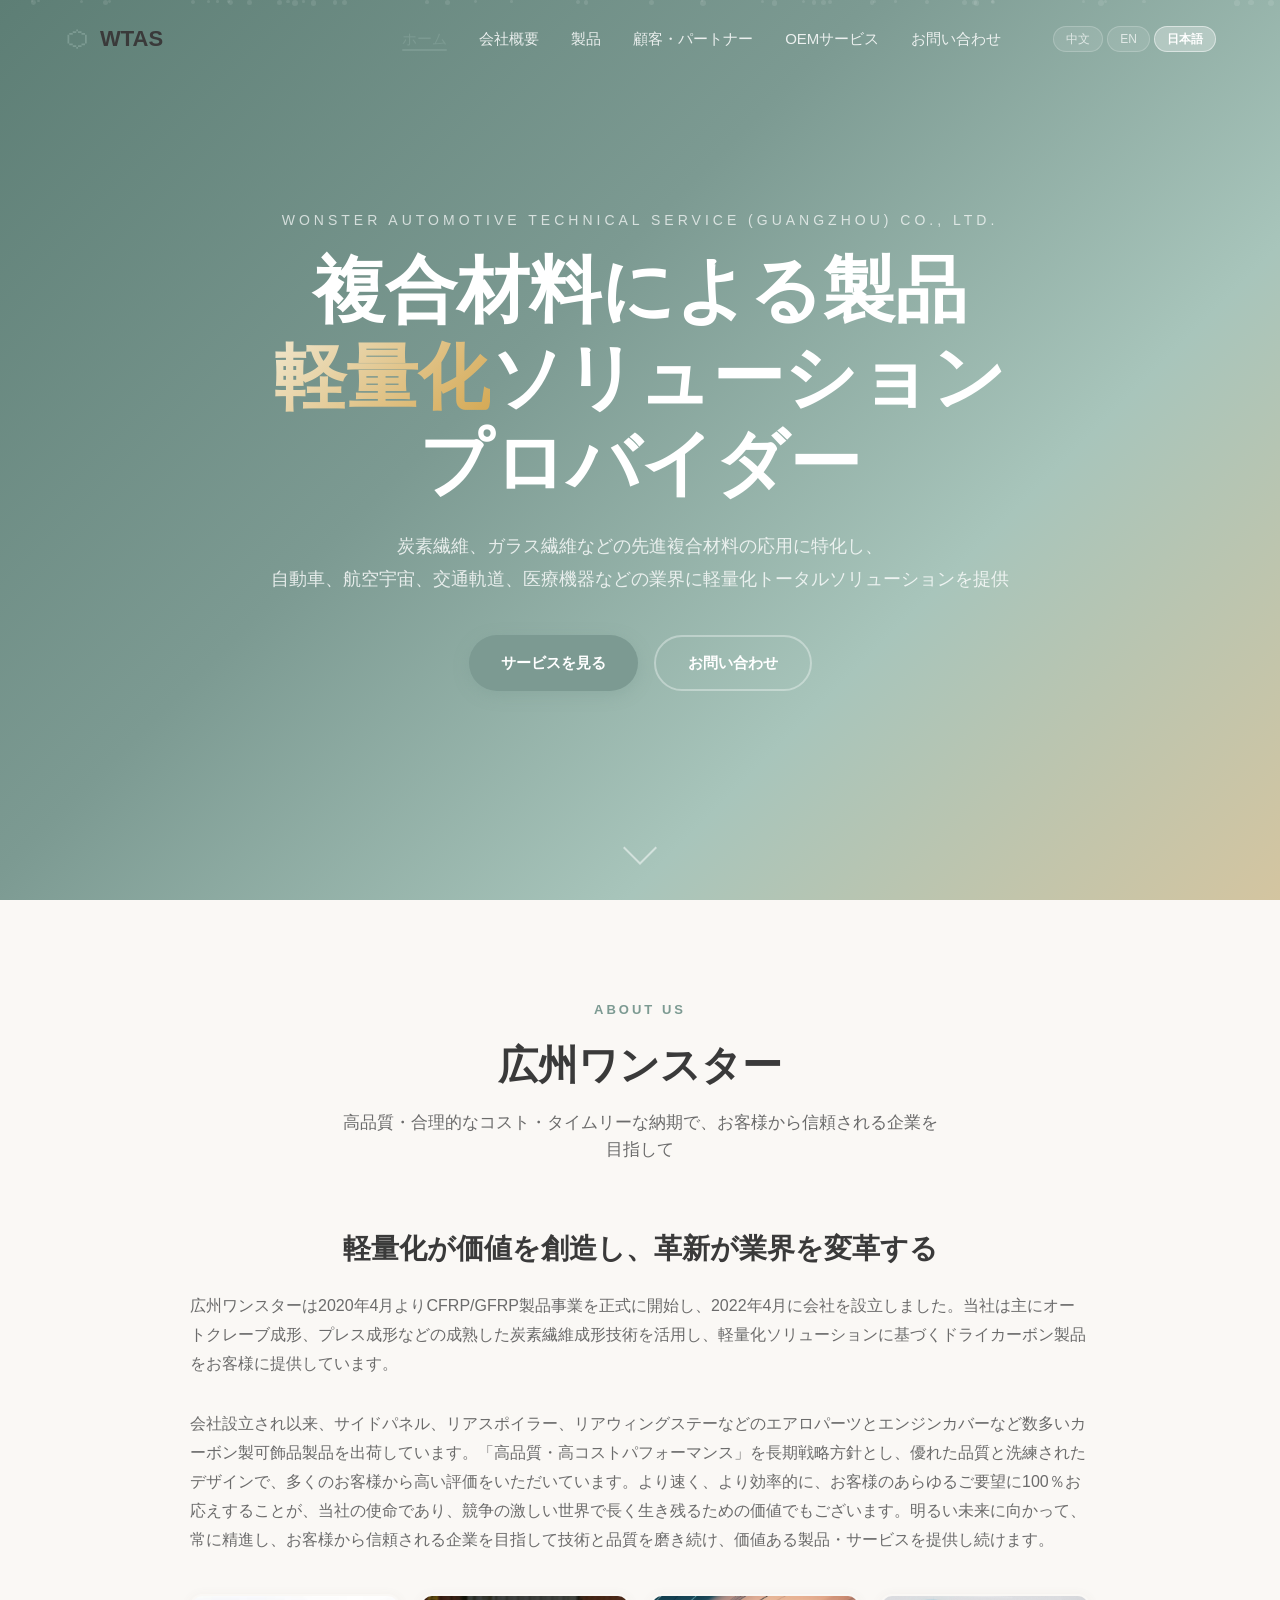
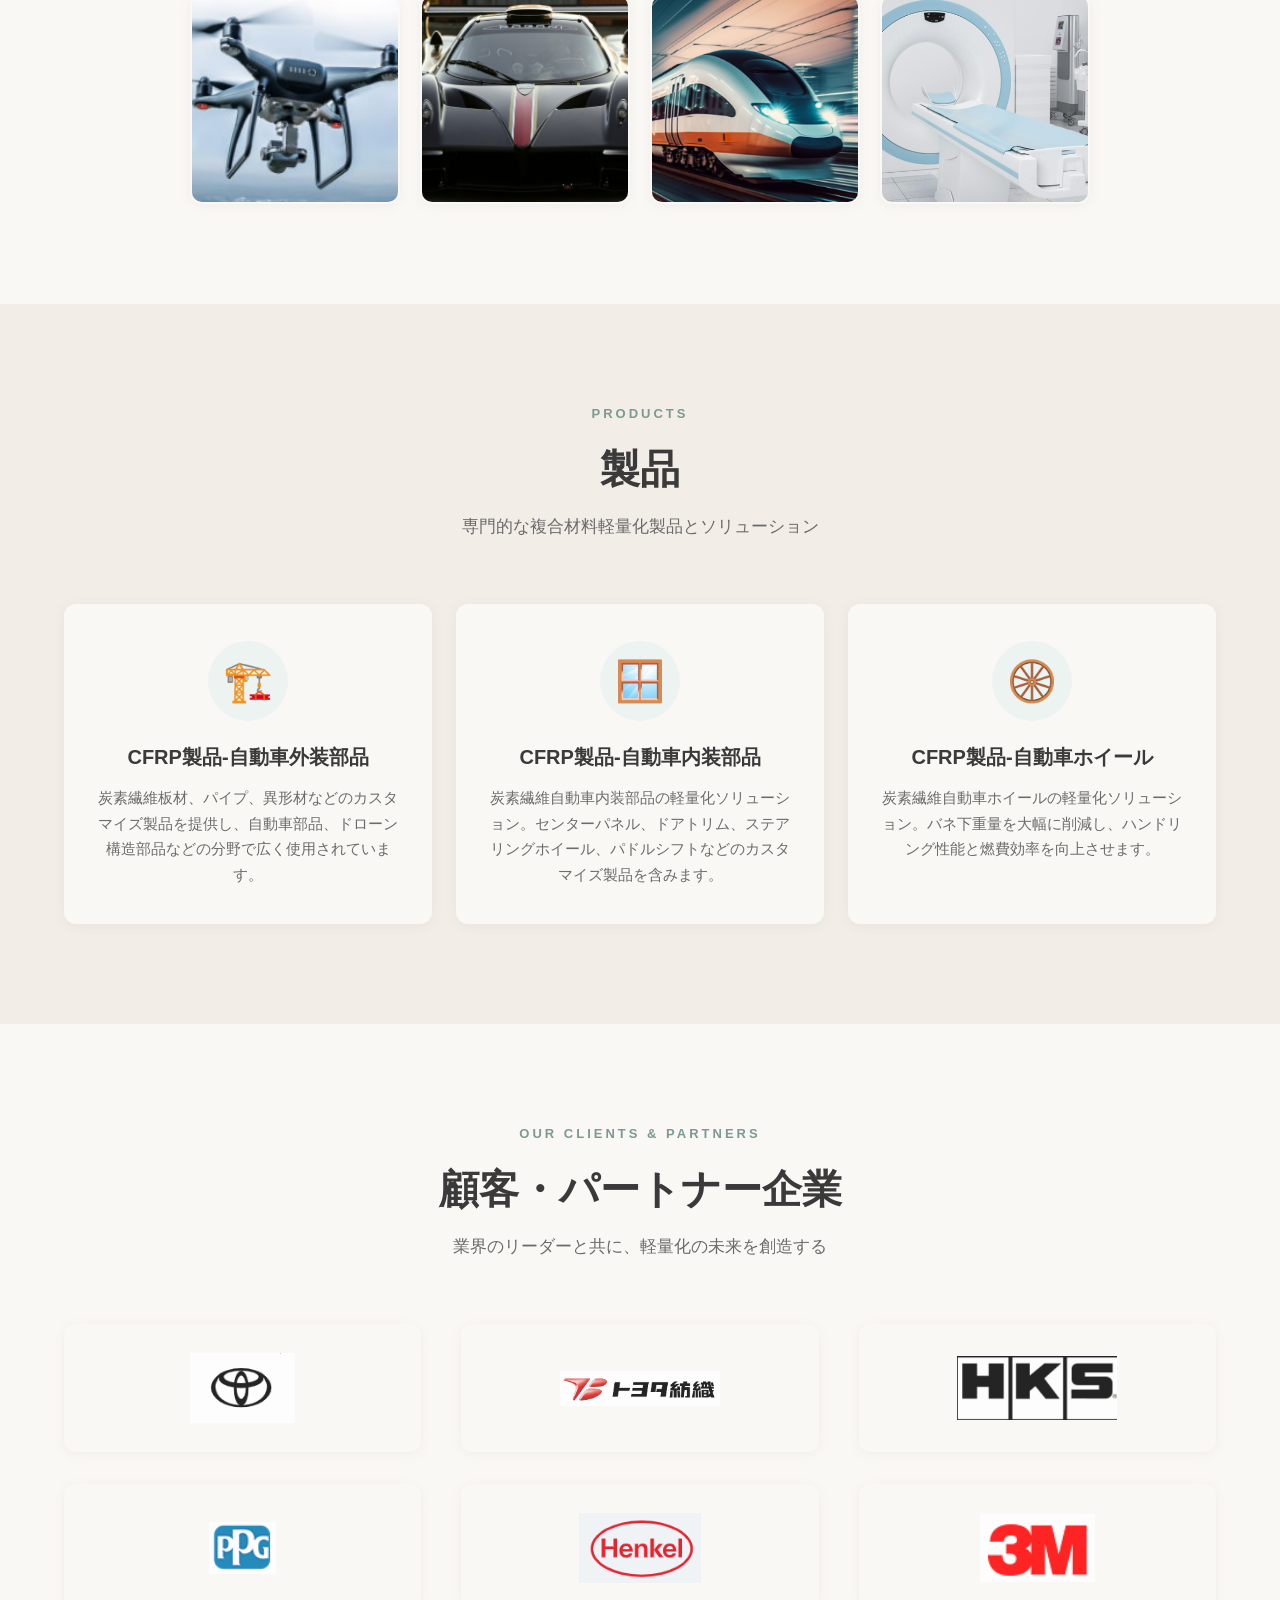
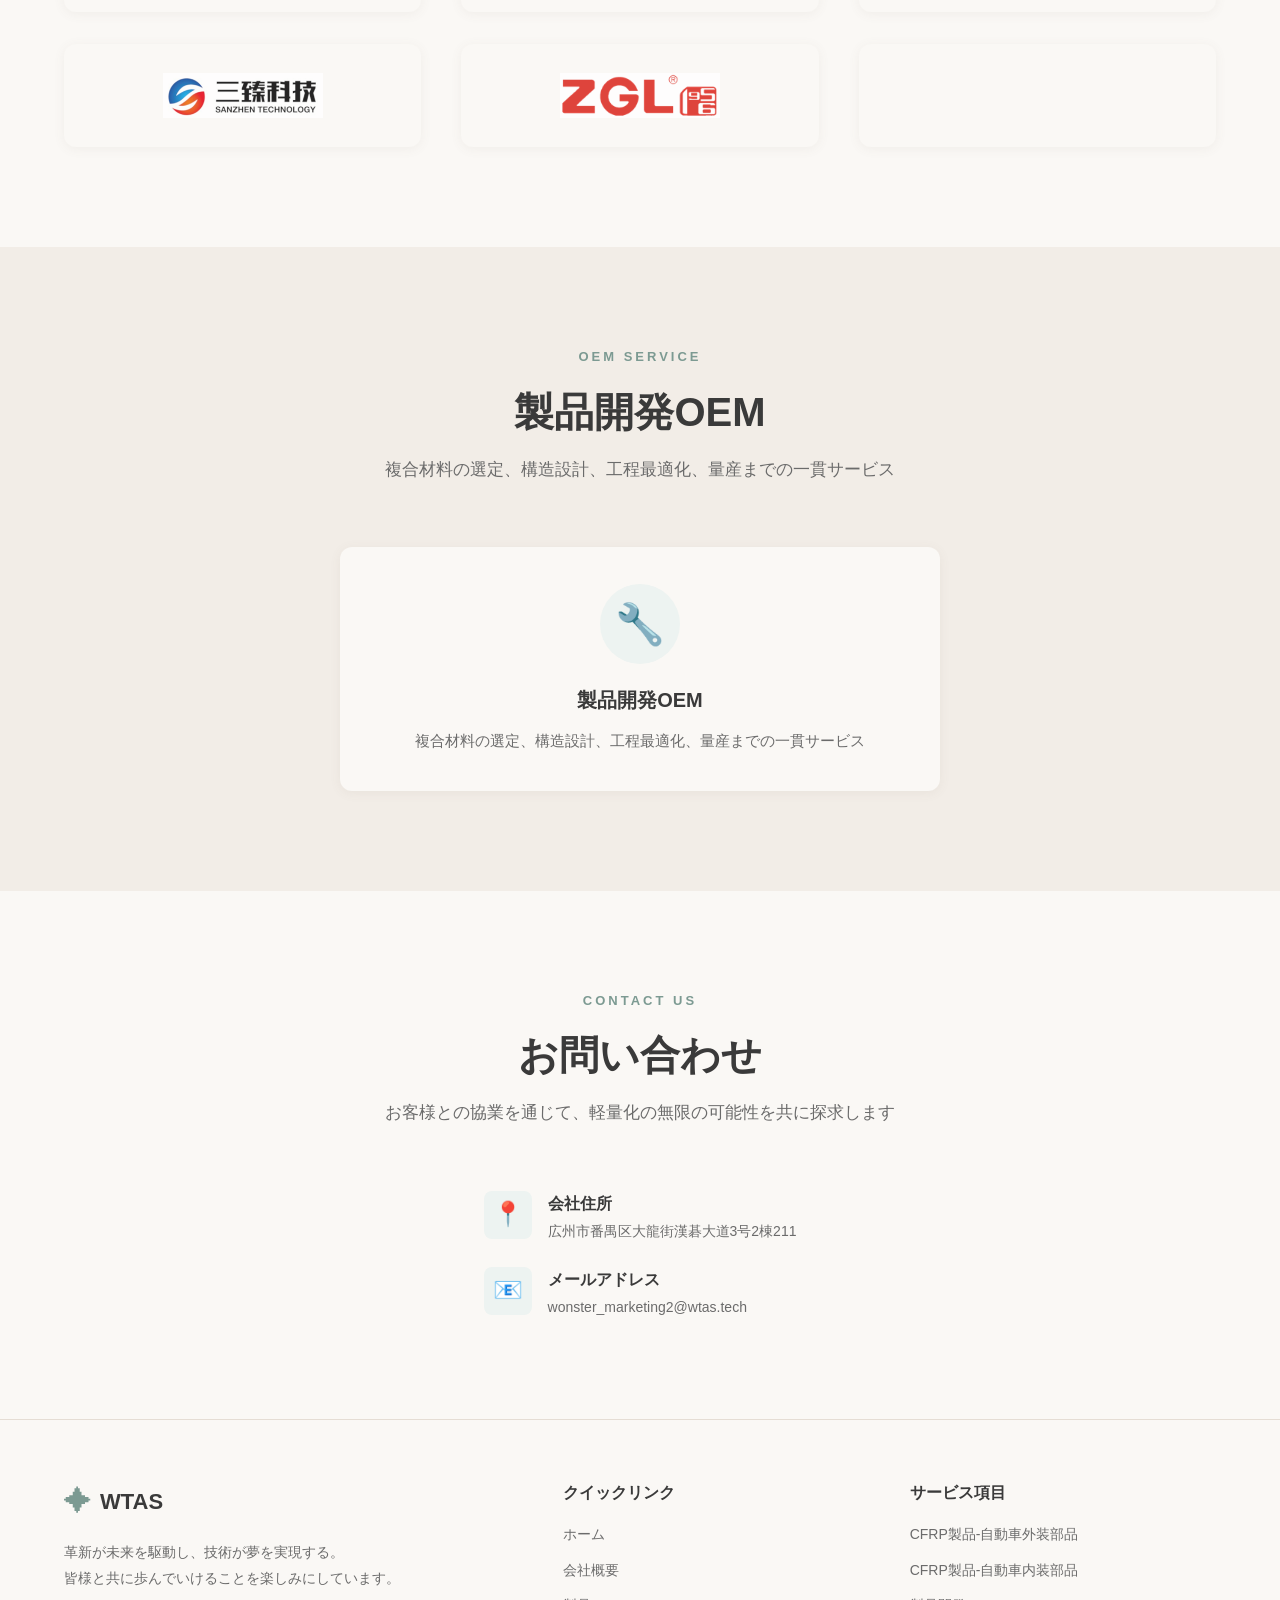
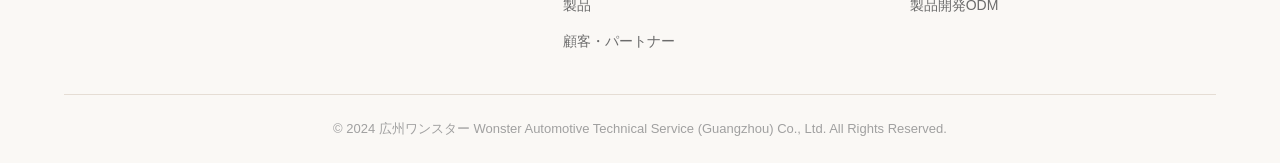
<file: index.html>
﻿<!DOCTYPE html>
<html lang="zh-CN">
<head>
    <meta charset="UTF-8">
    <meta name="viewport" content="width=device-width, initial-scale=1.0">
    <title data-i18n="site.title">广州旺斯特汽车技术服务有限公司 - 基于复合材料的产品轻量化方案提供商</title>
    <link rel="stylesheet" href="css/style.css?v=11">
    <link rel="icon" href="favicon.ico" type="image/x-icon">
    <!-- Google tag (gtag.js) -->
    <script async src="https://www.googletagmanager.com/gtag/js?id=G-E4CL0PGW80"></script>
    <script>
      window.dataLayer = window.dataLayer || [];
      function gtag(){dataLayer.push(arguments);}
      gtag('js', new Date());

      gtag('config', 'G-E4CL0PGW80');
    </script>
</head>
<body>
    <!-- 导航栏 -->
    <header class="header" id="header">
        <div class="container">
            <div class="logo">
                <span class="logo-icon">⬡</span>
                <span class="logo-text">WTAS</span>
            </div>
            <nav class="nav">
                <ul class="nav-list">
                    <li><a href="#home" class="nav-link active" data-i18n="nav.home">首页</a></li>
                    <li><a href="#about" class="nav-link" data-i18n="nav.about">关于我们</a></li>
                    <li><a href="#services" class="nav-link" data-i18n="nav.services">产品</a></li>
                    <li><a href="#team" class="nav-link" data-i18n="nav.team">客户及合作伙伴</a></li>
                    <li><a href="cfrp-oem.html" class="nav-link" data-i18n="nav.cases">ODM服务</a></li>
                    <li><a href="#contact" class="nav-link" data-i18n="nav.contact">联系我们</a></li>
                </ul>
                <div class="menu-toggle" id="menuToggle">
                    <span></span><span></span><span></span>
                </div>
            </nav>
        </div>
    </header>

    <!-- 首页横幅 -->
    <section class="hero" id="home">
        <div class="hero-bg">
            <div class="particles" id="particles"></div>
        </div>
        <div class="hero-content">
            <p class="hero-subtitle" data-i18n="hero.subtitle">Wonster TECHNICAL AUTOMOTIVE SERVICE (GUANGZHOU) CO., LTD.</p>
            <h1 class="hero-title" data-i18n="hero.title">
                基于复合材料的产品<span class="highlight">轻量化</span>方案提供商
            </h1>
            <p class="hero-desc" data-i18n="hero.desc">
                专注于碳纤维、玻璃纤维等先进复合材料应用，<br>
                为汽车、航空航天、交通轨道、医疗器械等行业提供轻量化整体解决方案
            </p>
            <div class="hero-buttons">
                <a href="#services" class="btn btn-primary" data-i18n="hero.btn1">了解我们的产品</a>
                <a href="#contact" class="btn btn-outline" data-i18n="hero.btn2">联系我们</a>
            </div>
        </div>
        <div class="scroll-indicator">
            <span></span>
        </div>
    </section>

    <!-- 关于我们 -->
    <section class="about section" id="about">
        <div class="container">
            <div class="section-header">
                <p class="section-tag" data-i18n="about.tag">ABOUT US</p>
                <h2 class="section-title" data-i18n="about.title">关于旺斯特</h2>
                <p class="section-desc" data-i18n="about.desc">以高品质、高性价比，致力成为备受客户信赖的企业</p>
            </div>
            <div class="about-grid about-grid-single">
                <div class="about-content about-content-full">
                    <h3 data-i18n="about.h3">轻量化创造价值，用创新驱动行业变革</h3>
                    <p data-i18n="about.p1">广州旺斯特汽车技术服务有限公司自2022年4月份正式开始CFRP/GFRP产品事业，并于2025年1月正式成立公司。公司主要运用热压罐成型、模压成形等成熟的碳纤维成形工艺，向广大客户提供基于轻量化解决方案的干碳产品。</p>
                    <p data-i18n="about.p2">公司以"高品质、高性价比"为公司长期战略方针，以出众的品质搭配考究精致的设计，收获了广大客户的一致好评。更快更高效、百分百满足客户的一切合理需求是公司一直以来追求的使命和存在的价值。面向光明未来，我们将砥砺精进，致力成为备受各位客户信赖的企业。</p>
                    <div class="about-industries">
                        <div class="industry-item">
                            <img src="images/无人机.png" alt="无人机">
                        </div>
                        <div class="industry-item">
                            <img src="images/赛车.png" alt="赛车">
                        </div>
                        <div class="industry-item">
                            <img src="images/高铁.png" alt="高铁">
                        </div>
                        <div class="industry-item">
                            <img src="images/医疗.png" alt="医疗设备">
                        </div>
                    </div>
                </div>
            </div>
        </div>
    </section>

    <!-- 产品 -->
    <section class="services section" id="services">
        <div class="container">
            <div class="section-header">
                <p class="section-tag" data-i18n="services.tag">PRODUCTS</p>
                <h2 class="section-title" data-i18n="services.title">产品</h2>
                <p class="section-desc" data-i18n="services.desc">专业的复合材料轻量化产品与解决方案</p>
            </div>
            <div class="services-grid services-grid-3col">
                <div class="service-card">
                    <a href="cfrp-products.html" class="service-card-link">
                        <div class="service-icon">🏗️</div>
                        <h3 data-i18n="services.card1.title">碳纤维制品-汽车外饰件</h3>
                        <p data-i18n="services.card1.desc">提供碳纤维板材、管材、异形件等定制化产品，广泛应用于汽车零部件、无人机结构件等领域。</p>
                    </a>
                </div>
                <div class="service-card">
                    <a href="cfrp-auto-interior.html" class="service-card-link">
                        <div class="service-icon">🪟</div>
                        <h3 data-i18n="services.card2.title">碳纤维制品-汽车内饰件</h3>
                        <p data-i18n="services.card2.desc">碳纤维汽车内饰件轻量化解决方案，包括中控面板、门板饰条、方向盘、换挡拨片等定制产品。</p>
                    </a>
                </div>
                <div class="service-card">
                    <a href="cfrp-auto-wheel.html" class="service-card-link">
                        <div class="service-icon">🛞</div>
                        <h3 data-i18n="services.card4.title">碳纤维制品-汽车轮毂</h3>
                        <p data-i18n="services.card4.desc">碳纤维汽车轮毂轻量化解决方案，大幅降低簧下质量，提升操控性能与燃油效率。</p>
                    </a>
                </div>
            </div>
        </div>
    </section>

    <!-- 客户及合作伙伴 -->
    <section class="team section" id="team">
        <div class="container">
            <div class="section-header">
                <p class="section-tag" data-i18n="team.tag">OUR CLIENTS & PARTNERS</p>
                <h2 class="section-title" data-i18n="team.title">客户及合作伙伴</h2>
                <p class="section-desc" data-i18n="team.desc">携手行业领军者，共创轻量化未来</p>
            </div>
            <div class="partners-grid">
                <div class="partner-logo">
                    <img src="images/toyota.png" alt="Toyota" title="丰田 Toyota">
                </div>
                <div class="partner-logo">
                    <img src="images/h3q.png" alt="H3Q" title="H3Q">
                </div>
                <div class="partner-logo">
                    <img src="images/hks.png" alt="HKS" title="HKS">
                </div>
                <div class="partner-logo">
                    <img src="images/ppg.png" alt="PPG" title="PPG">
                </div>
                <div class="partner-logo">
                    <img src="images/henkel.png" alt="Henkel" title="汉高 Henkel">
                </div>
                <div class="partner-logo">
                    <img src="images/3m.png" alt="3M" title="3M">
                </div>
                <div class="partner-logo">
                    <img src="images/sanzhen.png" alt="Sanzhen" title="三臻科技 SANZHEN TECHNOLOGY">
                </div>
                <div class="partner-logo">
                    <img src="images/ZGL.png" alt="ZGL" title="ZGL">
                </div>
                <div class="partner-logo">
                </div>
            </div>
        </div>
    </section>

    <!-- ODM服务 -->
    <section class="cases section" id="cases">
        <div class="container">
            <div class="section-header">
                <p class="section-tag" data-i18n="odm.tag">ODM SERVICE</p>
                <h2 class="section-title" data-i18n="odm.title">产品开发ODM</h2>
                <p class="section-desc" data-i18n="odm.desc">专业的复合材料选型、结构设计、工艺优化及批量生产一体化服务</p>
            </div>
            <div class="services-grid" style="grid-template-columns: 1fr; max-width: 600px; margin: 0 auto;">
                <div class="service-card">
                    <a href="cfrp-oem.html" class="service-card-link">
                        <div class="service-icon">🔧</div>
                        <h3 data-i18n="odm.title">产品开发ODM</h3>
                        <p data-i18n="odm.subtitle">专业的复合材料选型、结构设计、工艺优化及批量生产一体化服务</p>
                    </a>
                </div>
            </div>
        </div>
    </section>

    <!-- 联系我们 -->
    <section class="contact section" id="contact">
        <div class="container">
            <div class="section-header">
                <p class="section-tag" data-i18n="contact.tag">CONTACT US</p>
                <h2 class="section-title" data-i18n="contact.title">联系我们</h2>
                <p class="section-desc" data-i18n="contact.desc">期待与您合作，共同探索轻量化的无限可能</p>
            </div>
            <div class="contact-grid">
                <div class="contact-info">
                    <div class="contact-item">
                        <div class="contact-icon">📍</div>
                        <div>
                            <h4 data-i18n="contact.addr">公司地址</h4>
                            <p data-i18n="contact.addr.val">广州市天河区珠江新城华夏路16号</p>
                        </div>
                    </div>
                    <div class="contact-item">
                        <div class="contact-icon">📧</div>
                        <div>
                            <h4 data-i18n="contact.email">电子邮箱</h4>
                            <p data-i18n="contact.email.val">wonster_marketing2@wtas.tech</p>
                        </div>
                    </div>
                </div>

            </div>
        </div>
    </section>

    <!-- 页脚 -->
    <footer class="footer">
        <div class="container">
            <div class="footer-grid">
                <div class="footer-brand">
                    <div class="logo">
                        <span class="logo-icon">✦</span>
                        <span class="logo-text">WTAS</span>
                    </div>
                    <p data-i18n="footer.brand">创新驱动未来，科技成就梦想。<br>我们期待与您携手共进。</p>
                </div>
                <div class="footer-links">
                    <h4 data-i18n="footer.quick">快速链接</h4>
                    <ul>
                        <li><a href="#home" data-i18n="nav.home">首页</a></li>
                        <li><a href="#about" data-i18n="nav.about">关于我们</a></li>
                        <li><a href="#services" data-i18n="nav.services">产品</a></li>
                        <li><a href="#team" data-i18n="nav.team">客户及合作伙伴</a></li>
                    </ul>
                </div>
                <div class="footer-links">
                    <h4 data-i18n="footer.service">服务项目</h4>
                    <ul>
                        <li><a href="cfrp-products.html" data-i18n="services.card1.title">碳纤维制品-汽车外饰件</a></li>
                        <li><a href="cfrp-auto-interior.html" data-i18n="services.card2.title">碳纤维制品-汽车内饰件</a></li>
                        <li><a href="cfrp-oem.html" data-i18n="services.card3.title">产品开发ODM</a></li>
                    </ul>
                </div>

            </div>
            <div class="footer-bottom">
                <p data-i18n="footer.copy">&copy; 2024 广州旺斯特汽车技术服务有限公司 Wtas Automotive Technical Service (Guangzhou) Co., Ltd. All Rights Reserved.</p>
            </div>
        </div>
    </footer>

    <script src="js/script.js"></script>
    <script src="js/lang.js?v=10"></script>
</body>
</html>
</file>
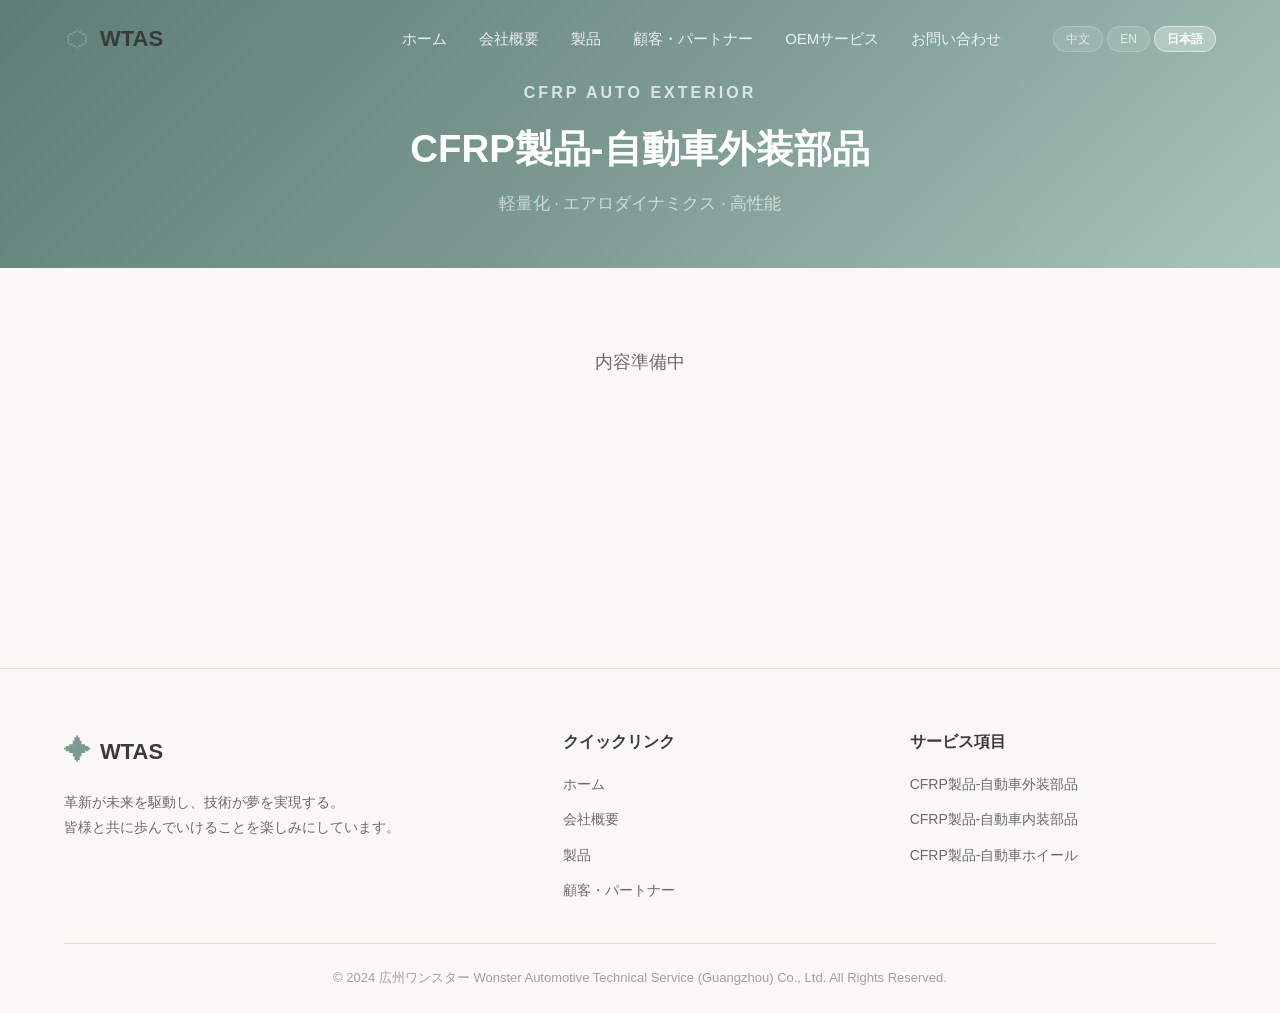
<file: cfrp-auto-exterior.html>
﻿<!DOCTYPE html>
<html lang="zh-CN">
<head>
    <meta charset="UTF-8">
    <meta name="viewport" content="width=device-width, initial-scale=1.0">
    <title data-i18n="site.title">广州旺斯特汽车技术服务有限公司 - 基于复合材料的产品轻量化方案提供商</title>
    <link rel="stylesheet" href="css/style.css">
    <link rel="icon" href="favicon.ico" type="image/x-icon">
    <!-- Google tag (gtag.js) -->
    <script async src="https://www.googletagmanager.com/gtag/js?id=G-E4CL0PGW80"></script>
    <script>
      window.dataLayer = window.dataLayer || [];
      function gtag(){dataLayer.push(arguments);}
      gtag('js', new Date());

      gtag('config', 'G-E4CL0PGW80');
    </script>
</head>
<body>
    <!-- 导航栏 -->
    <header class="header" id="header">
        <div class="container">
            <a href="index.html" class="logo">
                <span class="logo-icon">⬡</span>
                <span class="logo-text">WTAS</span>
            </a>
            <nav class="nav">
                <ul class="nav-list">
                    <li><a href="index.html" class="nav-link" data-i18n="nav.home">首页</a></li>
                    <li><a href="index.html#about" class="nav-link" data-i18n="nav.about">关于我们</a></li>
                    <li><a href="index.html#services" class="nav-link active" data-i18n="nav.services">产品</a></li>
                    <li><a href="index.html#team" class="nav-link" data-i18n="nav.team">客户及合作伙伴</a></li>
                    <li><a href="cfrp-oem.html" class="nav-link" data-i18n="nav.cases">ODM服务</a></li>
                    <li><a href="index.html#contact" class="nav-link" data-i18n="nav.contact">联系我们</a></li>
                </ul>
                <div class="menu-toggle" id="menuToggle">
                    <span></span><span></span><span></span>
                </div>
            </nav>
        </div>
    </header>

    <!-- 页面标题 -->
    <section class="page-hero" style="background: linear-gradient(135deg, #5d7e75 0%, #7c9a92 50%, #a8c5bb 100%); padding: 80px 0 50px; text-align: center; color: #fff;">
        <div class="container">
            <p class="section-tag" style="color: var(--primary-light);">CFRP AUTO EXTERIOR</p>
            <h1 style="font-size: 2.4rem; font-weight: 700;" data-i18n="exterior.title">碳纤维制品-汽车外饰件</h1>
            <p style="font-size: 1.05rem; color: rgba(255,255,255,0.75); margin-top: 12px;" data-i18n="exterior.subtitle">轻量化 · 空气动力学 · 高性能</p>
        </div>
    </section>

    <!-- 内容区域（空白占位） -->
    <section class="section" style="padding: 80px 0; min-height: 400px;">
        <div class="container" style="text-align: center;">
            <p style="color: var(--text-secondary); font-size: 1.1rem;" data-i18n="exterior.placeholder">内容待补充</p>
        </div>
    </section>

    <!-- 页脚 -->
    <footer class="footer">
        <div class="container">
            <div class="footer-grid">
                <div class="footer-brand">
                    <a href="index.html" class="logo">
                        <span class="logo-icon">✦</span>
                        <span class="logo-text">WTAS</span>
                    </a>
                    <p data-i18n="footer.brand">创新驱动未来，科技成就梦想。<br>我们期待与您携手共进。</p>
                </div>
                <div class="footer-links">
                    <h4 data-i18n="footer.quick">快速链接</h4>
                    <ul>
                        <li><a href="index.html" data-i18n="nav.home">首页</a></li>
                        <li><a href="index.html#about" data-i18n="nav.about">关于我们</a></li>
                        <li><a href="index.html#services" data-i18n="nav.services">产品</a></li>
                        <li><a href="index.html#team" data-i18n="nav.team">客户及合作伙伴</a></li>
                    </ul>
                </div>
                <div class="footer-links">
                    <h4 data-i18n="footer.service">产品</h4>
                    <ul>
                        <li><a href="cfrp-products.html" data-i18n="services.card1.title">碳纤维制品-汽车外饰件</a></li>
                        <li><a href="cfrp-auto-interior.html" data-i18n="services.card2.title">碳纤维制品-汽车内饰件</a></li>
                        <li><a href="cfrp-auto-wheel.html" data-i18n="services.card4.title">碳纤维制品-汽车轮毂</a></li>
                    </ul>
                </div>

            </div>
            <div class="footer-bottom">
                <p data-i18n="footer.copy">&copy; 2024 广州旺斯特汽车技术服务有限公司 Wtas Automotive Technical Service (Guangzhou) Co., Ltd. All Rights Reserved.</p>
            </div>
        </div>
    </footer>

    <script src="js/script.js"></script>
    <script src="js/lang.js?v=10"></script>
</body>
</html>
</file>
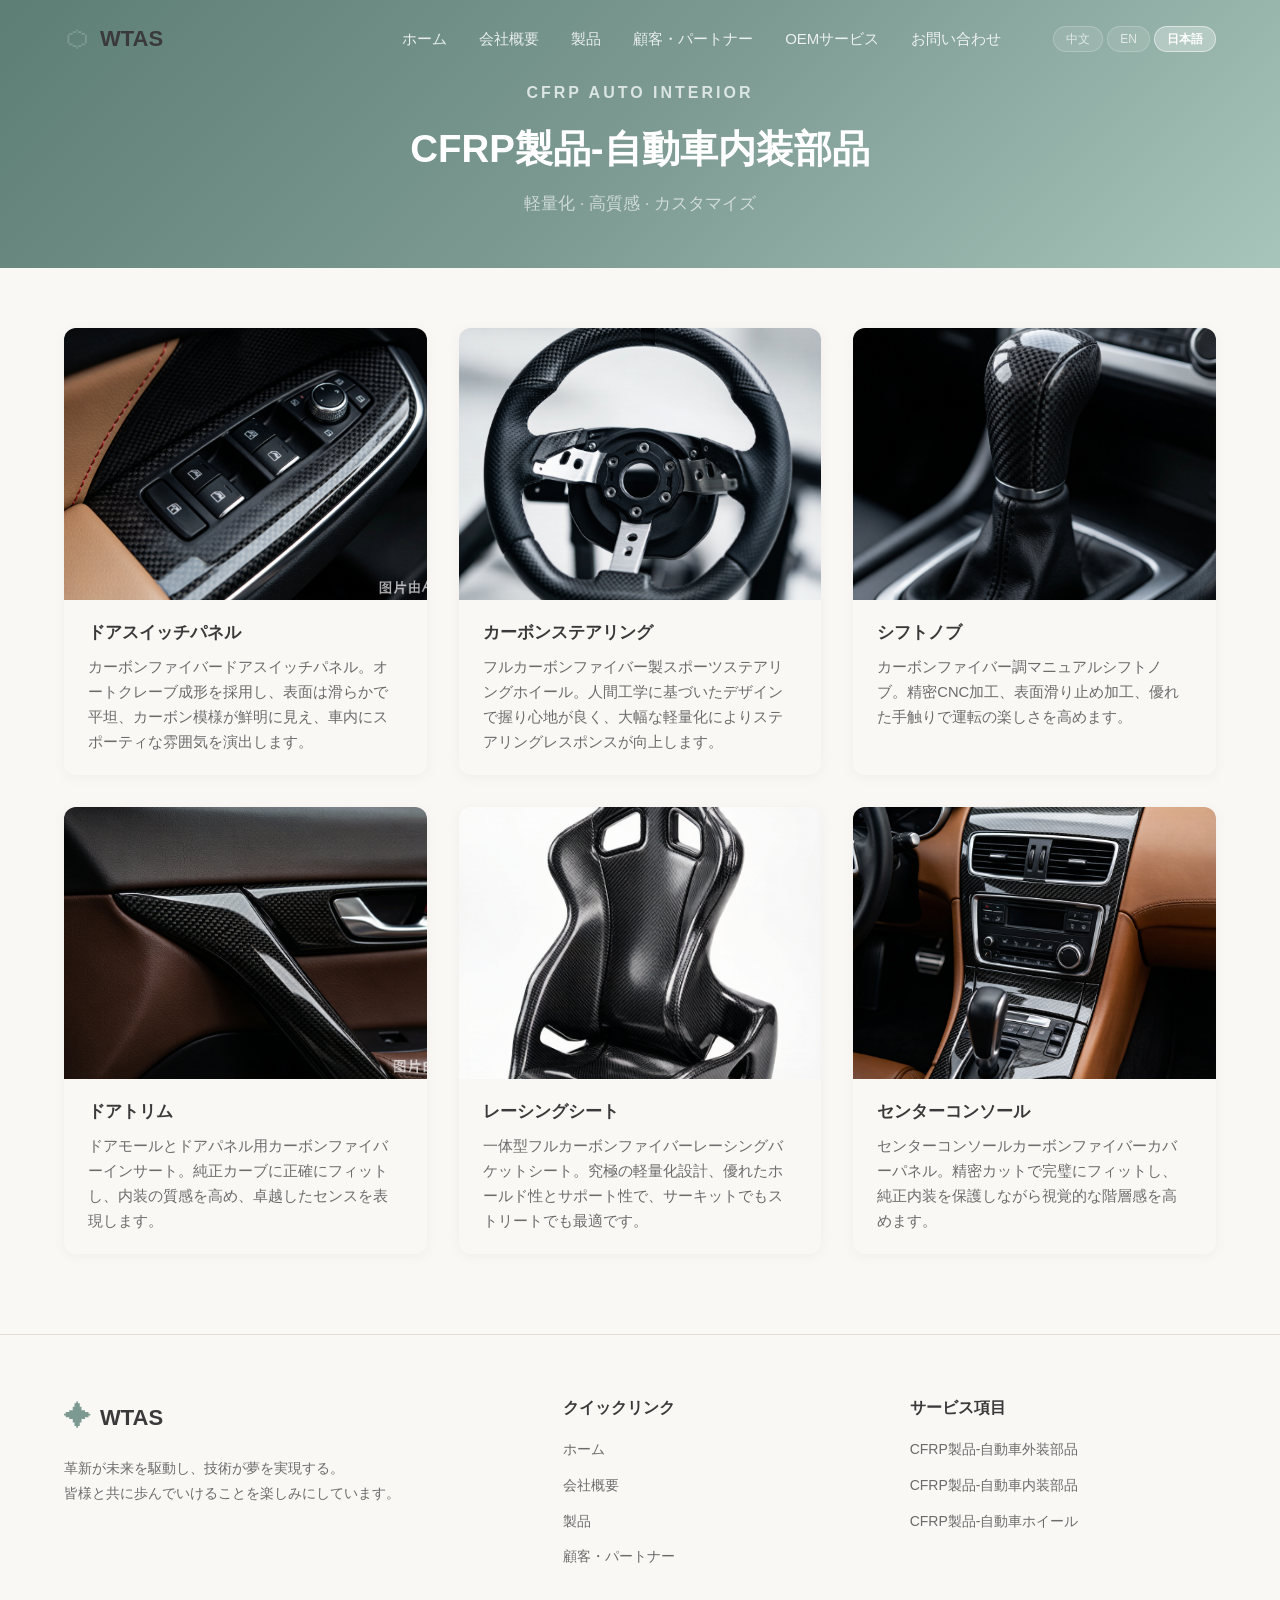
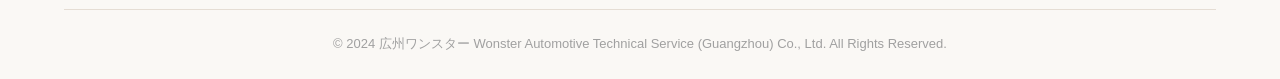
<file: cfrp-auto-interior.html>
﻿<!DOCTYPE html>
<html lang="zh-CN">
<head>
    <meta charset="UTF-8">
    <meta name="viewport" content="width=device-width, initial-scale=1.0">
    <title data-i18n="site.title">广州旺斯特汽车技术服务有限公司 - 基于复合材料的产品轻量化方案提供商</title>
    <link rel="stylesheet" href="css/style.css">
    <link rel="icon" href="favicon.ico" type="image/x-icon">
    <!-- Google tag (gtag.js) -->
    <script async src="https://www.googletagmanager.com/gtag/js?id=G-E4CL0PGW80"></script>
    <script>
      window.dataLayer = window.dataLayer || [];
      function gtag(){dataLayer.push(arguments);}
      gtag('js', new Date());

      gtag('config', 'G-E4CL0PGW80');
    </script>
    <style>
        .product-gallery {
            display: grid;
            grid-template-columns: repeat(3, 1fr);
            gap: 32px;
        }
        .product-item {
            background: var(--bg);
            border-radius: var(--radius);
            box-shadow: var(--shadow);
            overflow: hidden;
            transition: var(--transition);
        }
        .product-item:hover {
            transform: translateY(-6px);
            box-shadow: var(--shadow-lg);
        }
        .product-img {
            width: 100%;
            aspect-ratio: 4/3;
            object-fit: cover;
            display: block;
        }
        .product-info {
            padding: 20px 24px;
        }
        .product-info h4 {
            font-size: 1.05rem;
            font-weight: 700;
            color: var(--text);
            margin-bottom: 8px;
        }
        .product-info p {
            font-size: 0.92rem;
            color: var(--text-secondary);
            line-height: 1.7;
        }
        @media (max-width: 900px) {
            .product-gallery {
                grid-template-columns: repeat(2, 1fr);
                gap: 20px;
            }
        }
        @media (max-width: 580px) {
            .product-gallery {
                grid-template-columns: 1fr;
            }
        }
    </style>
</head>
<body>
    <!-- 导航栏 -->
    <header class="header" id="header">
        <div class="container">
            <a href="index.html" class="logo">
                <span class="logo-icon">⬡</span>
                <span class="logo-text">WTAS</span>
            </a>
            <nav class="nav">
                <ul class="nav-list">
                    <li><a href="index.html" class="nav-link" data-i18n="nav.home">首页</a></li>
                    <li><a href="index.html#about" class="nav-link" data-i18n="nav.about">关于我们</a></li>
                    <li><a href="index.html#services" class="nav-link active" data-i18n="nav.services">产品</a></li>
                    <li><a href="index.html#team" class="nav-link" data-i18n="nav.team">客户及合作伙伴</a></li>
                    <li><a href="cfrp-oem.html" class="nav-link" data-i18n="nav.cases">ODM服务</a></li>
                    <li><a href="index.html#contact" class="nav-link" data-i18n="nav.contact">联系我们</a></li>
                </ul>
                <div class="menu-toggle" id="menuToggle">
                    <span></span><span></span><span></span>
                </div>
            </nav>
        </div>
    </header>

    <!-- 页面标题 -->
    <section class="page-hero" style="background: linear-gradient(135deg, #5d7e75 0%, #7c9a92 50%, #a8c5bb 100%); padding: 80px 0 50px; text-align: center; color: #fff;">
        <div class="container">
            <p class="section-tag" style="color: var(--primary-light);">CFRP AUTO INTERIOR</p>
            <h1 style="font-size: 2.4rem; font-weight: 700;" data-i18n="interior.title">碳纤维制品-汽车内饰件</h1>
            <p style="font-size: 1.05rem; color: rgba(255,255,255,0.75); margin-top: 12px;" data-i18n="interior.subtitle">轻量化 · 高质感 · 定制化</p>
        </div>
    </section>

    <!-- 产品展示 -->
    <section class="section" style="padding: 60px 0 80px;">
        <div class="container">
            <div class="product-gallery">
                <!-- 1. 车门开关面板 -->
                <div class="product-item">
                    <img src="images/interior-door-switch.png" alt="车门开关面板" class="product-img">
                    <div class="product-info">
                        <h4 data-i18n="interior.product1">车门开关面板</h4>
                        <p data-i18n="interior.p1">碳纤维车门开关面板，采用热压罐成型工艺，表面光滑平整，碳纤维纹理清晰可见，为车内增添运动气息。</p>
                    </div>
                </div>
                <!-- 2. 碳纤维方向盘 -->
                <div class="product-item">
                    <img src="images/interior-steering-wheel.png" alt="碳纤维方向盘" class="product-img">
                    <div class="product-info">
                        <h4 data-i18n="interior.product2">碳纤维方向盘</h4>
                        <p data-i18n="interior.p2">全碳纤维材质运动方向盘，人体工学设计，握感舒适，大幅减轻方向盘重量，提升转向响应灵敏度。</p>
                    </div>
                </div>
                <!-- 3. 手动拨档杆 -->
                <div class="product-item">
                    <img src="images/interior-gear-shift.png" alt="手动拨档杆" class="product-img">
                    <div class="product-info">
                        <h4 data-i18n="interior.product3">手动拨档杆</h4>
                        <p data-i18n="interior.p3">碳纤维纹理手动换挡头，精密CNC加工，表面防滑处理，手感出众，为驾驶增添操控乐趣。</p>
                    </div>
                </div>
                <!-- 4. 车门装饰件 -->
                <div class="product-item">
                    <img src="images/interior-door-trim.png" alt="车门装饰件" class="product-img">
                    <div class="product-info">
                        <h4 data-i18n="interior.product4">车门装饰件</h4>
                        <p data-i18n="interior.p4">车门饰条与门板碳纤维嵌件，精准贴合原车曲线，提升内饰质感，彰显不凡品味。</p>
                    </div>
                </div>
                <!-- 5. 赛车座椅 -->
                <div class="product-item">
                    <img src="images/interior-racing-seat.png" alt="赛车座椅" class="product-img">
                    <div class="product-info">
                        <h4 data-i18n="interior.product5">赛车座椅</h4>
                        <p data-i18n="interior.p5">一体式全碳纤维赛车桶椅，极致轻量化设计，优异包裹性与支撑性，赛道与街道兼宜。</p>
                    </div>
                </div>
                <!-- 6. 中控台面板 -->
                <div class="product-item">
                    <img src="images/interior-center-console.png" alt="中控台面板" class="product-img">
                    <div class="product-info">
                        <h4 data-i18n="interior.product6">中控台面板</h4>
                        <p data-i18n="interior.p6">中控区域碳纤维覆盖件，精密切割完美贴合，保护原车内饰的同时提升视觉层次感。</p>
                    </div>
                </div>
            </div>
        </div>
    </section>

    <!-- 页脚 -->
    <footer class="footer">
        <div class="container">
            <div class="footer-grid">
                <div class="footer-brand">
                    <a href="index.html" class="logo">
                        <span class="logo-icon">✦</span>
                        <span class="logo-text">WTAS</span>
                    </a>
                    <p data-i18n="footer.brand">创新驱动未来，科技成就梦想。<br>我们期待与您携手共进。</p>
                </div>
                <div class="footer-links">
                    <h4 data-i18n="footer.quick">快速链接</h4>
                    <ul>
                        <li><a href="index.html" data-i18n="nav.home">首页</a></li>
                        <li><a href="index.html#about" data-i18n="nav.about">关于我们</a></li>
                        <li><a href="index.html#services" data-i18n="nav.services">产品</a></li>
                        <li><a href="index.html#team" data-i18n="nav.team">客户及合作伙伴</a></li>
                    </ul>
                </div>
                <div class="footer-links">
                    <h4 data-i18n="footer.service">产品</h4>
                    <ul>
                        <li><a href="cfrp-products.html" data-i18n="services.card1.title">碳纤维制品-汽车外饰件</a></li>
                        <li><a href="cfrp-auto-interior.html" data-i18n="services.card2.title">碳纤维制品-汽车内饰件</a></li>
                        <li><a href="cfrp-auto-wheel.html" data-i18n="services.card4.title">碳纤维制品-汽车轮毂</a></li>
                    </ul>
                </div>

            </div>
            <div class="footer-bottom">
                <p data-i18n="footer.copy">&copy; 2024 广州旺斯特汽车技术服务有限公司 Wtas Automotive Technical Service (Guangzhou) Co., Ltd. All Rights Reserved.</p>
            </div>
        </div>
    </footer>

    <script src="js/script.js"></script>
    <script src="js/lang.js?v=10"></script>
</body>
</html>
</file>
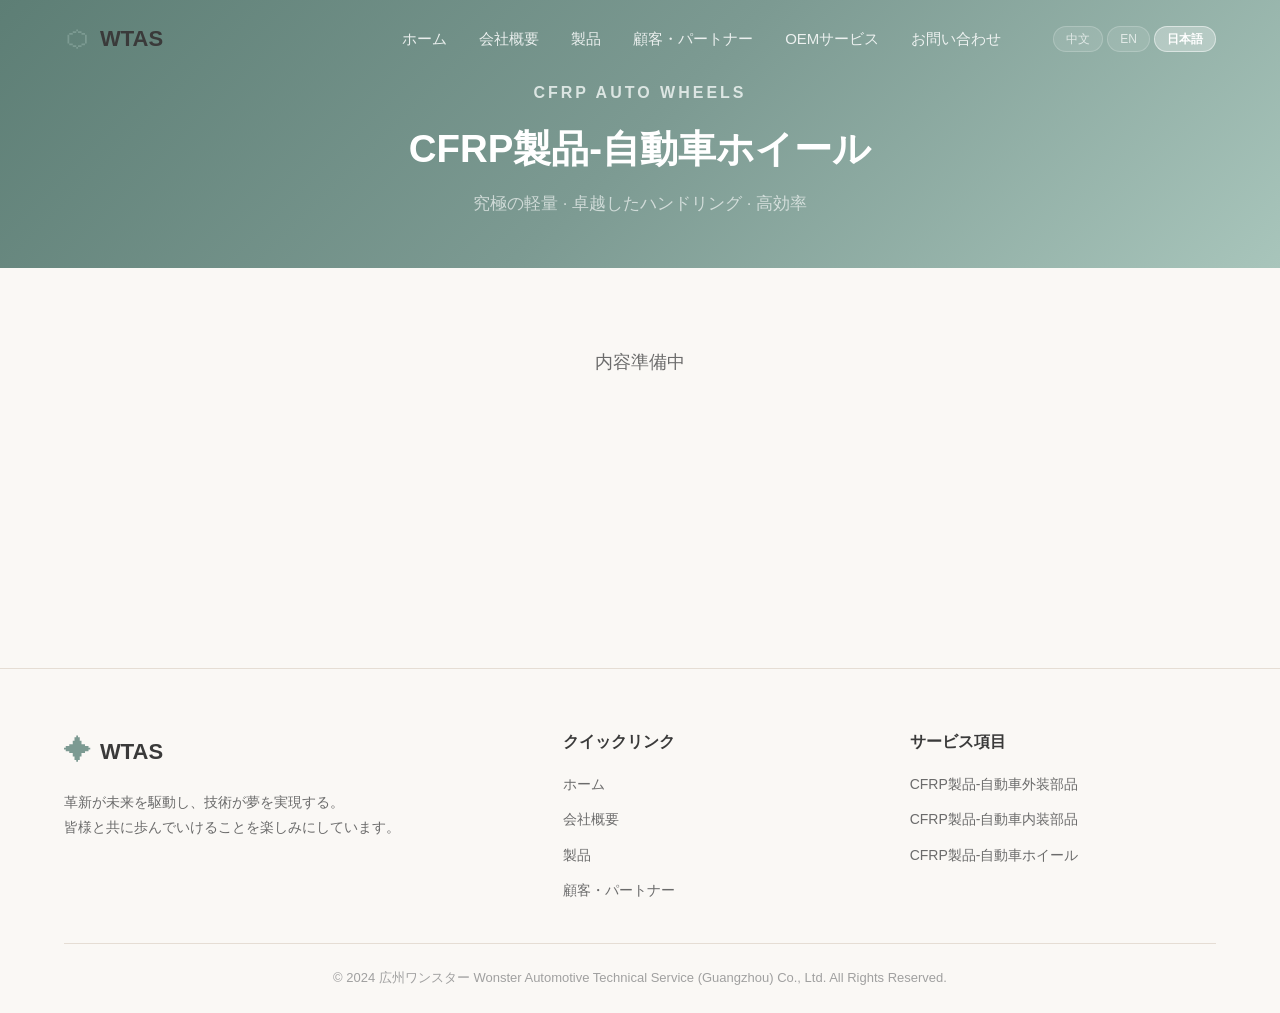
<file: cfrp-auto-wheel.html>
﻿<!DOCTYPE html>
<html lang="zh-CN">
<head>
    <meta charset="UTF-8">
    <meta name="viewport" content="width=device-width, initial-scale=1.0">
    <title data-i18n="site.title">广州旺斯特汽车技术服务有限公司 - 基于复合材料的产品轻量化方案提供商</title>
    <link rel="stylesheet" href="css/style.css">
    <link rel="icon" href="favicon.ico" type="image/x-icon">
    <!-- Google tag (gtag.js) -->
    <script async src="https://www.googletagmanager.com/gtag/js?id=G-E4CL0PGW80"></script>
    <script>
      window.dataLayer = window.dataLayer || [];
      function gtag(){dataLayer.push(arguments);}
      gtag('js', new Date());

      gtag('config', 'G-E4CL0PGW80');
    </script>
</head>
<body>
    <!-- 导航栏 -->
    <header class="header" id="header">
        <div class="container">
            <a href="index.html" class="logo">
                <span class="logo-icon">⬡</span>
                <span class="logo-text">WTAS</span>
            </a>
            <nav class="nav">
                <ul class="nav-list">
                    <li><a href="index.html" class="nav-link" data-i18n="nav.home">首页</a></li>
                    <li><a href="index.html#about" class="nav-link" data-i18n="nav.about">关于我们</a></li>
                    <li><a href="index.html#services" class="nav-link active" data-i18n="nav.services">产品</a></li>
                    <li><a href="index.html#team" class="nav-link" data-i18n="nav.team">客户及合作伙伴</a></li>
                    <li><a href="cfrp-oem.html" class="nav-link" data-i18n="nav.cases">ODM服务</a></li>
                    <li><a href="index.html#contact" class="nav-link" data-i18n="nav.contact">联系我们</a></li>
                </ul>
                <div class="menu-toggle" id="menuToggle">
                    <span></span><span></span><span></span>
                </div>
            </nav>
        </div>
    </header>

    <!-- 页面标题 -->
    <section class="page-hero" style="background: linear-gradient(135deg, #5d7e75 0%, #7c9a92 50%, #a8c5bb 100%); padding: 80px 0 50px; text-align: center; color: #fff;">
        <div class="container">
            <p class="section-tag" style="color: var(--primary-light);">CFRP AUTO WHEELS</p>
            <h1 style="font-size: 2.4rem; font-weight: 700;" data-i18n="wheel.title">碳纤维制品-汽车轮毂</h1>
            <p style="font-size: 1.05rem; color: rgba(255,255,255,0.75); margin-top: 12px;" data-i18n="wheel.subtitle">极致轻量 · 卓越操控 · 高效节能</p>
        </div>
    </section>

    <!-- 内容区域 -->
    <section class="section" style="padding: 80px 0; min-height: 400px;">
        <div class="container" style="text-align: center;">
            <p style="color: var(--text-secondary); font-size: 1.1rem;" data-i18n="wheel.placeholder">内容待补充</p>
        </div>
    </section>

    <!-- 页脚 -->
    <footer class="footer">
        <div class="container">
            <div class="footer-grid">
                <div class="footer-brand">
                    <a href="index.html" class="logo">
                        <span class="logo-icon">✦</span>
                        <span class="logo-text">WTAS</span>
                    </a>
                    <p data-i18n="footer.brand">创新驱动未来，科技成就梦想。<br>我们期待与您携手共进。</p>
                </div>
                <div class="footer-links">
                    <h4 data-i18n="footer.quick">快速链接</h4>
                    <ul>
                        <li><a href="index.html" data-i18n="nav.home">首页</a></li>
                        <li><a href="index.html#about" data-i18n="nav.about">关于我们</a></li>
                        <li><a href="index.html#services" data-i18n="nav.services">产品</a></li>
                        <li><a href="index.html#team" data-i18n="nav.team">客户及合作伙伴</a></li>
                    </ul>
                </div>
                <div class="footer-links">
                    <h4 data-i18n="footer.service">产品</h4>
                    <ul>
                        <li><a href="cfrp-products.html" data-i18n="services.card1.title">碳纤维制品-汽车外饰件</a></li>
                        <li><a href="cfrp-auto-interior.html" data-i18n="services.card2.title">碳纤维制品-汽车内饰件</a></li>
                        <li><a href="cfrp-auto-wheel.html" data-i18n="services.card4.title">碳纤维制品-汽车轮毂</a></li>
                    </ul>
                </div>

            </div>
            <div class="footer-bottom">
                <p data-i18n="footer.copy">&copy; 2024 广州旺斯特汽车技术服务有限公司 Wtas Automotive Technical Service (Guangzhou) Co., Ltd. All Rights Reserved.</p>
            </div>
        </div>
    </footer>

    <script src="js/script.js"></script>
    <script src="js/lang.js?v=10"></script>
</body>
</html>
</file>
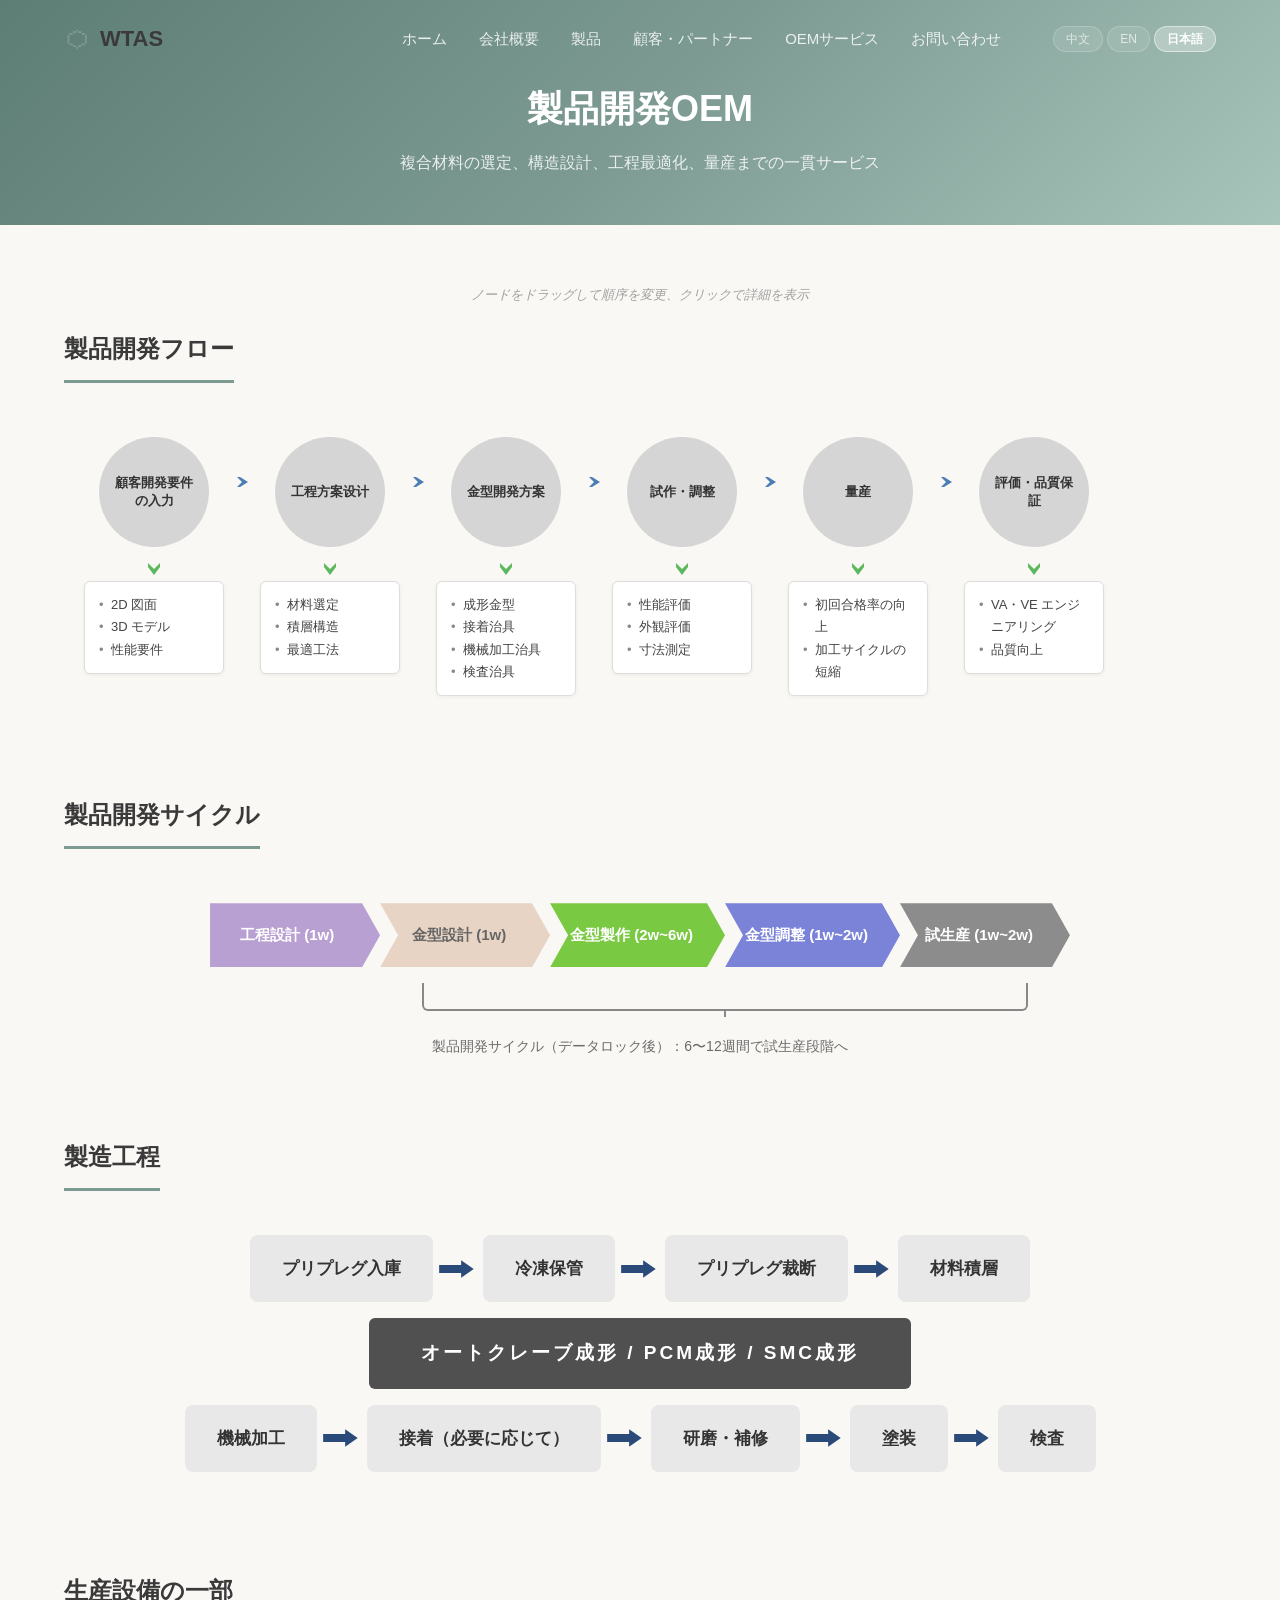
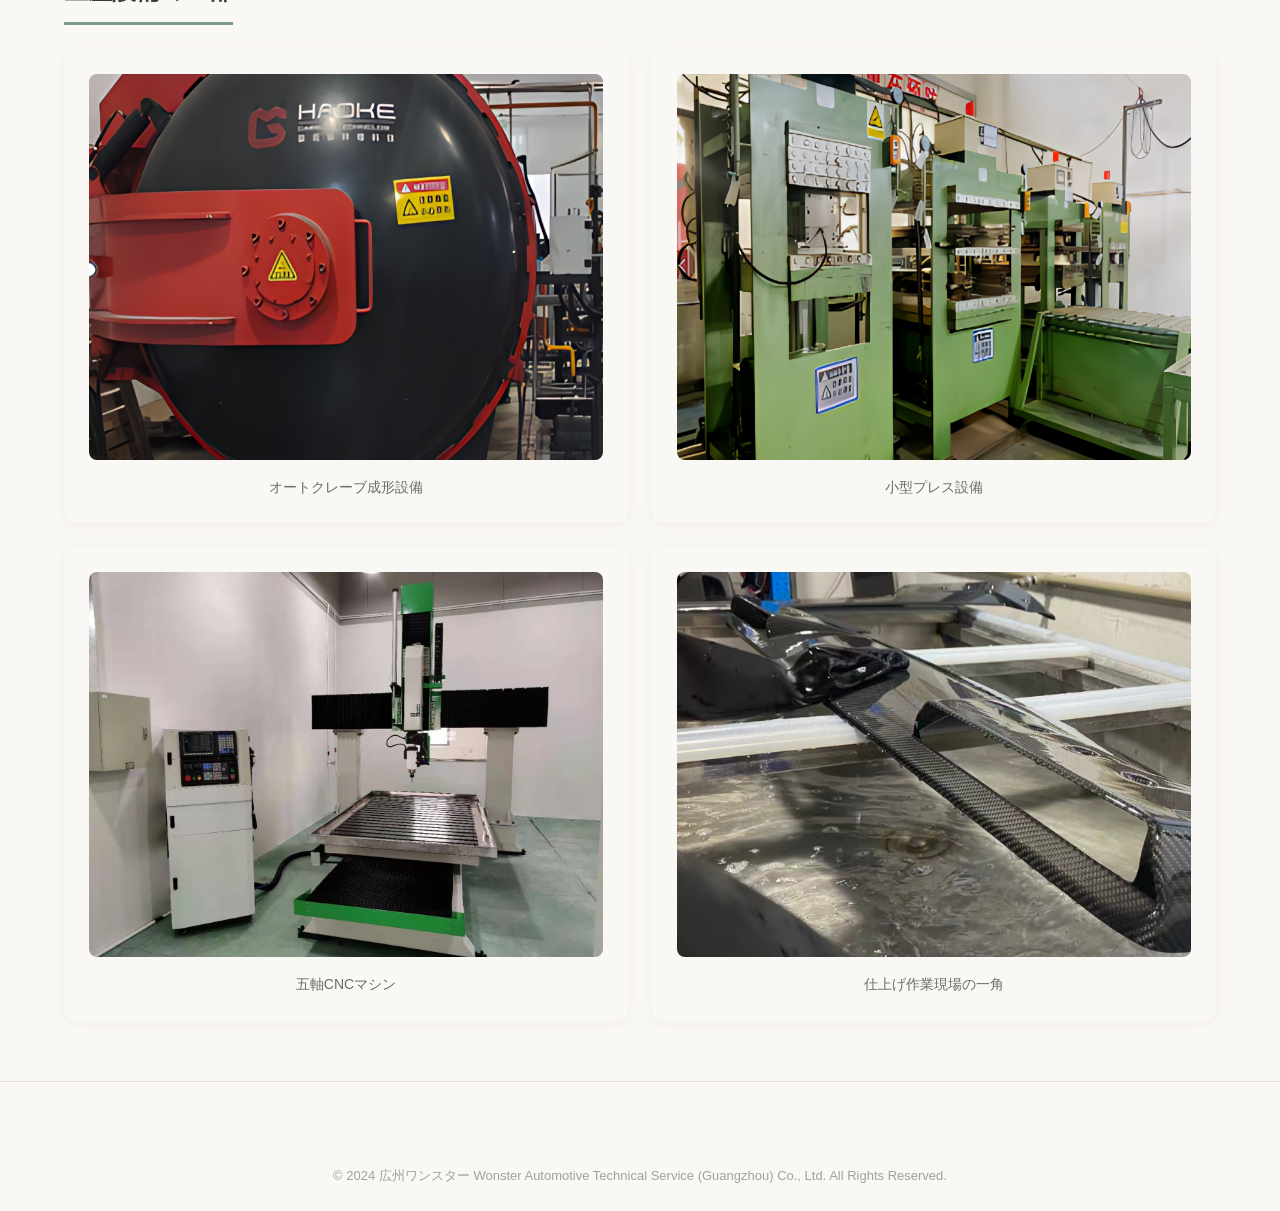
<file: cfrp-oem.html>
﻿<!DOCTYPE html>
<html lang="zh-CN">
<head>
    <meta charset="UTF-8">
    <meta name="viewport" content="width=device-width, initial-scale=1.0">
    <title data-i18n="site.title">广州旺斯特汽车技术服务有限公司 - 基于复合材料的产品轻量化方案提供商</title>
    <link rel="stylesheet" href="css/style.css?v=11">
    <!-- Google tag (gtag.js) -->
    <script async src="https://www.googletagmanager.com/gtag/js?id=G-E4CL0PGW80"></script>
    <script>
      window.dataLayer = window.dataLayer || [];
      function gtag(){dataLayer.push(arguments);}
      gtag('js', new Date());

      gtag('config', 'G-E4CL0PGW80');
    </script>
</head>
<body>
    <header class="header" id="header">
        <div class="container">
            <div class="logo">
                <span class="logo-icon">⬡</span>
                <span class="logo-text">WTAS</span>
            </div>
            <nav class="nav">
                <ul class="nav-list">
                    <li><a href="index.html" class="nav-link" data-i18n="nav.home">首页</a></li>
                    <li><a href="index.html#about" class="nav-link" data-i18n="nav.about">关于我们</a></li>
                    <li><a href="index.html#services" class="nav-link" data-i18n="nav.services">产品</a></li>
                    <li><a href="index.html#team" class="nav-link" data-i18n="nav.team">客户及合作伙伴</a></li>
                    <li><a href="cfrp-oem.html" class="nav-link active" data-i18n="nav.cases">ODM服务</a></li>
                    <li><a href="index.html#contact" class="nav-link" data-i18n="nav.contact">联系我们</a></li>
                </ul>
            </nav>
        </div>
    </header>

    <section class="page-hero">
        <div class="container">
            <h1 data-i18n="odm.title">产品开发ODM</h1>
            <p data-i18n="odm.subtitle">专业的复合材料选型、结构设计、工艺优化及批量生产一体化服务</p>
        </div>
    </section>

    <section class="page-content section">
        <div class="container">
            <p class="flow-hint" data-i18n="odm.drag.hint">拖拽节点可调整顺序，点击节点查看详情</p>

            <!-- ========== 第一部分：产品开发流程 ========== -->
            <div class="odm-section">
                <h2 data-i18n="odm.section1">产品开发流程</h2>
                <div class="flow1-wrap">
                    <div class="flow1-row" data-flow="flow1">
                        <!-- 阶段1 -->
                        <div class="flow1-stage" draggable="true">
                            <div class="flow1-circle" data-i18n="flow1.s1">输入客户开发需求</div>
                            <div class="flow1-garrow"><svg viewBox="0 0 14 24"><path d="M7 0v18l-6-6v4l6 8 6-8v-4l-6 6V0z" fill="#5CB85C"/></svg></div>
                            <div class="flow1-box">
                                <div class="flow1-box-item" data-i18n="flow1.s1.d1">2D 图纸</div>
                                <div class="flow1-box-item" data-i18n="flow1.s1.d2">3D 数模</div>
                                <div class="flow1-box-item" data-i18n="flow1.s1.d3">性能要件</div>
                            </div>
                        </div>
                        <!-- 蓝箭头 -->
                        <div class="flow1-barrow"><svg viewBox="0 0 28 14"><path d="M0 7h18l-5-5h3l8 5-8 5h-3l5-5H0z" fill="#4A7DB5"/></svg></div>
                        <!-- 阶段2 -->
                        <div class="flow1-stage" draggable="true">
                            <div class="flow1-circle" data-i18n="flow1.s2">设计工艺方案</div>
                            <div class="flow1-garrow"><svg viewBox="0 0 14 24"><path d="M7 0v18l-6-6v4l6 8 6-8v-4l-6 6V0z" fill="#5CB85C"/></svg></div>
                            <div class="flow1-box">
                                <div class="flow1-box-item" data-i18n="flow1.s2.d1">材料选择</div>
                                <div class="flow1-box-item" data-i18n="flow1.s2.d2">铺层结构</div>
                                <div class="flow1-box-item" data-i18n="flow1.s2.d3">最合理工法</div>
                            </div>
                        </div>
                        <div class="flow1-barrow"><svg viewBox="0 0 28 14"><path d="M0 7h18l-5-5h3l8 5-8 5h-3l5-5H0z" fill="#4A7DB5"/></svg></div>
                        <!-- 阶段3 -->
                        <div class="flow1-stage" draggable="true">
                            <div class="flow1-circle" data-i18n="flow1.s3">模具开发方案</div>
                            <div class="flow1-garrow"><svg viewBox="0 0 14 24"><path d="M7 0v18l-6-6v4l6 8 6-8v-4l-6 6V0z" fill="#5CB85C"/></svg></div>
                            <div class="flow1-box">
                                <div class="flow1-box-item" data-i18n="flow1.s3.d1">成型模具</div>
                                <div class="flow1-box-item" data-i18n="flow1.s3.d2">胶合治具</div>
                                <div class="flow1-box-item" data-i18n="flow1.s3.d3">机加工治具</div>
                                <div class="flow1-box-item" data-i18n="flow1.s3.d4">检具</div>
                            </div>
                        </div>
                        <div class="flow1-barrow"><svg viewBox="0 0 28 14"><path d="M0 7h18l-5-5h3l8 5-8 5h-3l5-5H0z" fill="#4A7DB5"/></svg></div>
                        <!-- 阶段4 -->
                        <div class="flow1-stage" draggable="true">
                            <div class="flow1-circle" data-i18n="flow1.s4">试作・调试</div>
                            <div class="flow1-garrow"><svg viewBox="0 0 14 24"><path d="M7 0v18l-6-6v4l6 8 6-8v-4l-6 6V0z" fill="#5CB85C"/></svg></div>
                            <div class="flow1-box">
                                <div class="flow1-box-item" data-i18n="flow1.s4.d1">性能评价</div>
                                <div class="flow1-box-item" data-i18n="flow1.s4.d2">外观评价</div>
                                <div class="flow1-box-item" data-i18n="flow1.s4.d3">尺寸测量</div>
                            </div>
                        </div>
                        <div class="flow1-barrow"><svg viewBox="0 0 28 14"><path d="M0 7h18l-5-5h3l8 5-8 5h-3l5-5H0z" fill="#4A7DB5"/></svg></div>
                        <!-- 阶段5 -->
                        <div class="flow1-stage" draggable="true">
                            <div class="flow1-circle" data-i18n="flow1.s5">量产</div>
                            <div class="flow1-garrow"><svg viewBox="0 0 14 24"><path d="M7 0v18l-6-6v4l6 8 6-8v-4l-6 6V0z" fill="#5CB85C"/></svg></div>
                            <div class="flow1-box">
                                <div class="flow1-box-item" data-i18n="flow1.s5.d1">提升一次合格率</div>
                                <div class="flow1-box-item" data-i18n="flow1.s5.d2">削减加工周期</div>
                            </div>
                        </div>
                        <div class="flow1-barrow"><svg viewBox="0 0 28 14"><path d="M0 7h18l-5-5h3l8 5-8 5h-3l5-5H0z" fill="#4A7DB5"/></svg></div>
                        <!-- 阶段6 -->
                        <div class="flow1-stage" draggable="true">
                            <div class="flow1-circle" data-i18n="flow1.s6">评价・品质保证</div>
                            <div class="flow1-garrow"><svg viewBox="0 0 14 24"><path d="M7 0v18l-6-6v4l6 8 6-8v-4l-6 6V0z" fill="#5CB85C"/></svg></div>
                            <div class="flow1-box">
                                <div class="flow1-box-item" data-i18n="flow1.s6.d1">VA·VE 工程</div>
                                <div class="flow1-box-item" data-i18n="flow1.s6.d2">品质提升</div>
                            </div>
                        </div>
                    </div>
                </div>
            </div>

            <!-- ========== 第二部分：产品开发周期 ========== -->
            <div class="odm-section">
                <h2 data-i18n="odm.section2">产品开发周期</h2>
                <div class="flow2-wrap">
                    <div class="flow2-row" data-flow="flow2">
                        <div class="flow2-step" draggable="true"><div class="flow2-chev c1" data-i18n="flow2.s1">工艺设计 (1w)</div></div>
                        <div class="flow2-step" draggable="true"><div class="flow2-chev c2" data-i18n="flow2.s2">模具设计 (1w)</div></div>
                        <div class="flow2-step" draggable="true"><div class="flow2-chev c3" data-i18n="flow2.s3">模具制作 (2w~6w)</div></div>
                        <div class="flow2-step" draggable="true"><div class="flow2-chev c4" data-i18n="flow2.s4">模具调试 (1w~2w)</div></div>
                        <div class="flow2-step" draggable="true"><div class="flow2-chev c5" data-i18n="flow2.s5">试生产 (1w~2w)</div></div>
                    </div>
                    <div class="flow2-bracket-area">
                        <div class="flow2-bracket-row">
                            <div class="flow2-bracket-line"></div>
                        </div>
                    </div>
                    <div class="flow2-note" data-i18n="flow2.note">产品开发周期（数据锁定后）：6~12周内进入试生产阶段</div>
                </div>
            </div>

            <!-- ========== 第三部分：工艺流程 ========== -->
            <div class="odm-section">
                <h2 data-i18n="odm.section3">工艺流程</h2>
                <div class="flow3-wrap">
                    <div class="flow3-inner">
                        <!-- 上排：材料准备 -->
                        <div class="flow3-line" data-flow="flow3-upper">
                            <div class="flow3-node" draggable="true" data-i18n="flow3.prep">预浸料入库</div>
                            <div class="flow3-darrow"><svg viewBox="0 0 24 14"><path d="M0 4.5h14v-3l8 5.5-8 5.5v-3h-14z" fill="#2a4a7a"/></svg></div>
                            <div class="flow3-node" draggable="true" data-i18n="flow3.cold">冷冻保管</div>
                            <div class="flow3-darrow"><svg viewBox="0 0 24 14"><path d="M0 4.5h14v-3l8 5.5-8 5.5v-3h-14z" fill="#2a4a7a"/></svg></div>
                            <div class="flow3-node" draggable="true" data-i18n="flow3.cut">预浸料裁剪</div>
                            <div class="flow3-darrow"><svg viewBox="0 0 24 14"><path d="M0 4.5h14v-3l8 5.5-8 5.5v-3h-14z" fill="#2a4a7a"/></svg></div>
                            <div class="flow3-node" draggable="true" data-i18n="flow3.lay">材料铺贴</div>
                        </div>
                        <!-- 中间：成形（深色横栏） -->
                        <div class="flow3-center" draggable="true" data-i18n="flow3.form">热压罐成形 / PCM成形 / SMC成形</div>
                        <!-- 下排：后处理 -->
                        <div class="flow3-line" data-flow="flow3-lower">
                            <div class="flow3-node" draggable="true" data-i18n="flow3.machine">机加工</div>
                            <div class="flow3-darrow"><svg viewBox="0 0 24 14"><path d="M0 4.5h14v-3l8 5.5-8 5.5v-3h-14z" fill="#2a4a7a"/></svg></div>
                            <div class="flow3-node" draggable="true" data-i18n="flow3.bond">胶合（根据需要）</div>
                            <div class="flow3-darrow"><svg viewBox="0 0 24 14"><path d="M0 4.5h14v-3l8 5.5-8 5.5v-3h-14z" fill="#2a4a7a"/></svg></div>
                            <div class="flow3-node" draggable="true" data-i18n="flow3.sand">打磨修补</div>
                            <div class="flow3-darrow"><svg viewBox="0 0 24 14"><path d="M0 4.5h14v-3l8 5.5-8 5.5v-3h-14z" fill="#2a4a7a"/></svg></div>
                            <div class="flow3-node" draggable="true" data-i18n="flow3.coat">喷涂</div>
                            <div class="flow3-darrow"><svg viewBox="0 0 24 14"><path d="M0 4.5h14v-3l8 5.5-8 5.5v-3h-14z" fill="#2a4a7a"/></svg></div>
                            <div class="flow3-node" draggable="true" data-i18n="flow3.inspect">检查</div>
                        </div>
                    </div>
                </div>
            </div>

            <!-- ========== 第四部分：部分生产设备 ========== -->
            <div class="odm-section">
                <h2 data-i18n="odm.section4">部分生产设备</h2>
                <div class="equipment-grid">
                    <div class="equipment-card">
                        <div class="equipment-img">
                            <img src="images/equipment 1.png" alt="Equipment 1">
                        </div>
                        <p data-i18n="equipment.e1.desc">真空热压罐</p>
                    </div>
                    <div class="equipment-card">
                        <div class="equipment-img">
                            <img src="images/equipment 2.png" alt="Equipment 2">
                        </div>
                        <p data-i18n="equipment.e2.desc">小吨位模压机</p>
                    </div>
                    <div class="equipment-card">
                        <div class="equipment-img">
                            <img src="images/equipment 3.png" alt="Equipment 3">
                        </div>
                        <p data-i18n="equipment.e3.desc">五轴CNC</p>
                    </div>
                    <div class="equipment-card">
                        <div class="equipment-img">
                            <img src="images/equipment 5.png" alt="Equipment 5">
                        </div>
                        <p data-i18n="equipment.e4.desc">水磨车间一角</p>
                    </div>
                </div>
            </div>
        </div>
    </section>

    <footer class="footer">
        <div class="container">
            <div class="footer-bottom">
                <p data-i18n="footer.copy">&copy; 2024 广州旺斯特汽车技术服务有限公司 Wtas Automotive Technical Service (Guangzhou) Co., Ltd. All Rights Reserved.</p>
            </div>
        </div>
    </footer>

    <script src="js/script.js?v=3"></script>
    <script src="js/lang.js?v=11"></script>
</body>
</html>
</file>
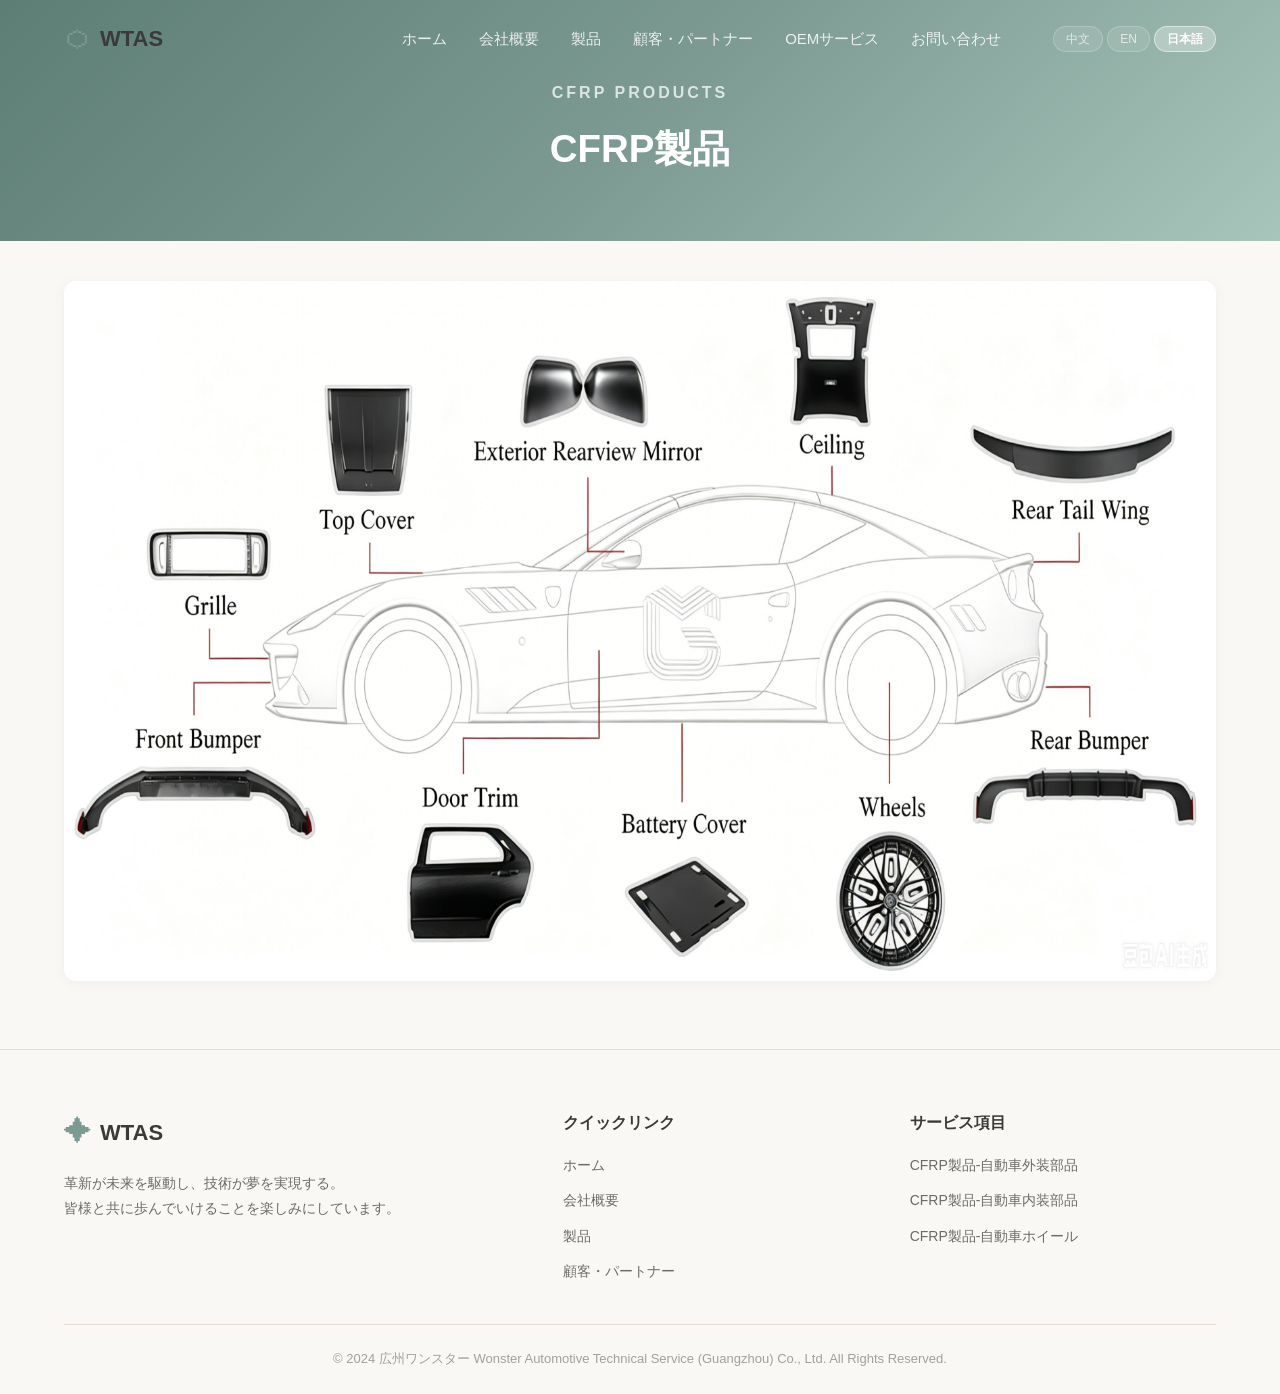
<file: cfrp-products.html>
<!DOCTYPE html>
<html lang="zh-CN">
<head>
    <meta charset="UTF-8">
    <meta name="viewport" content="width=device-width, initial-scale=1.0">
    <title data-i18n="site.title">广州旺斯特汽车技术服务有限公司 - 基于复合材料的产品轻量化方案提供商</title>
    <link rel="stylesheet" href="css/style.css">
    <link rel="icon" href="favicon.ico" type="image/x-icon">
    <!-- Google tag (gtag.js) -->
    <script async src="https://www.googletagmanager.com/gtag/js?id=G-E4CL0PGW80"></script>
    <script>
      window.dataLayer = window.dataLayer || [];
      function gtag(){dataLayer.push(arguments);}
      gtag('js', new Date());

      gtag('config', 'G-E4CL0PGW80');
    </script>
</head>
<body>
    <!-- 导航栏 -->
    <header class="header" id="header">
        <div class="container">
            <a href="index.html" class="logo">
                <span class="logo-icon">⬡</span>
                <span class="logo-text">WTAS</span>
            </a>
            <nav class="nav">
                <ul class="nav-list">
                    <li><a href="index.html" class="nav-link" data-i18n="nav.home">首页</a></li>
                    <li><a href="index.html#about" class="nav-link" data-i18n="nav.about">关于我们</a></li>
                    <li><a href="index.html#services" class="nav-link active" data-i18n="nav.services">产品</a></li>
                    <li><a href="index.html#team" class="nav-link" data-i18n="nav.team">客户及合作伙伴</a></li>
                    <li><a href="cfrp-oem.html" class="nav-link" data-i18n="nav.cases">ODM服务</a></li>
                    <li><a href="index.html#contact" class="nav-link" data-i18n="nav.contact">联系我们</a></li>
                </ul>
                <div class="menu-toggle" id="menuToggle">
                    <span></span><span></span><span></span>
                </div>
            </nav>
        </div>
    </header>

    <!-- 页面标题 -->
    <section class="page-hero" style="background: linear-gradient(135deg, #5d7e75 0%, #7c9a92 50%, #a8c5bb 100%); padding: 80px 0 50px; text-align: center; color: #fff;">
        <div class="container">
            <p class="section-tag" style="color: var(--primary-light);">CFRP PRODUCTS</p>
            <h1 style="font-size: 2.4rem; font-weight: 700;" data-i18n="products.title">碳纤维制品</h1>
        </div>
    </section>

    <!-- 产品图片 -->
    <section class="section" style="padding: 40px 0 60px;">
        <div class="container" style="max-width: 1200px;">
            <img src="images/外饰件.png" alt="碳纤维制品" style="width: 100%; height: auto; border-radius: var(--radius); box-shadow: var(--shadow);">
        </div>
    </section>

    <!-- 页脚 -->
    <footer class="footer">
        <div class="container">
            <div class="footer-grid">
                <div class="footer-brand">
                    <a href="index.html" class="logo">
                        <span class="logo-icon">✦</span>
                        <span class="logo-text">WTAS</span>
                    </a>
                    <p data-i18n="footer.brand">创新驱动未来，科技成就梦想。<br>我们期待与您携手共进。</p>
                </div>
                <div class="footer-links">
                    <h4 data-i18n="footer.quick">快速链接</h4>
                    <ul>
                        <li><a href="index.html" data-i18n="nav.home">首页</a></li>
                        <li><a href="index.html#about" data-i18n="nav.about">关于我们</a></li>
                        <li><a href="index.html#services" data-i18n="nav.services">产品</a></li>
                        <li><a href="index.html#team" data-i18n="nav.team">客户及合作伙伴</a></li>
                    </ul>
                </div>
                <div class="footer-links">
                    <h4 data-i18n="footer.service">产品</h4>
                    <ul>
                        <li><a href="cfrp-products.html" data-i18n="services.card1.title">碳纤维制品-汽车外饰件</a></li>
                        <li><a href="cfrp-auto-interior.html" data-i18n="services.card2.title">碳纤维制品-汽车内饰件</a></li>
                        <li><a href="cfrp-auto-wheel.html" data-i18n="services.card4.title">碳纤维制品-汽车轮毂</a></li>
                    </ul>
                </div>

            </div>
            <div class="footer-bottom">
                <p data-i18n="footer.copy">&copy; 2024 广州旺斯特汽车技术服务有限公司 Wtas Automotive Technical Service (Guangzhou) Co., Ltd. All Rights Reserved.</p>
            </div>
        </div>
    </footer>

    <script src="js/script.js"></script>
    <script src="js/lang.js?v=10"></script>
</body>
</html>
</file>
<file: css/style.css>
/* ==================== 基础样式 ==================== */
*,
*::before,
*::after {
    margin: 0;
    padding: 0;
    box-sizing: border-box;
}

:root {
    --primary: #7c9a92;
    --primary-dark: #5d7e75;
    --primary-light: #edf3f1;
    --secondary: #c4a35a;
    --accent: #d4a853;
    --danger: #c0706b;
    --text: #3a3a3a;
    --text-secondary: #6b6b6b;
    --text-light: #a0a0a0;
    --bg: #faf8f5;
    --bg-alt: #f2ede7;
    --bg-dark: #3d3d3d;
    --border: #e5ddd4;
    --shadow: 0 2px 12px rgba(120, 100, 80, 0.07);
    --shadow-lg: 0 8px 30px rgba(120, 100, 80, 0.10);
    --radius: 12px;
    --radius-sm: 8px;
    --transition: 0.3s cubic-bezier(0.4, 0, 0.2, 1);
    --max-width: 1200px;
}

html {
    scroll-behavior: smooth;
    font-size: 16px;
}

body {
    font-family: -apple-system, BlinkMacSystemFont, 'Segoe UI', 'PingFang SC', 'Hiragino Sans GB',
        'Microsoft YaHei', 'Helvetica Neue', Helvetica, Arial, sans-serif;
    color: var(--text);
    background: var(--bg);
    line-height: 1.6;
    overflow-x: hidden;
}

.container {
    max-width: var(--max-width);
    margin: 0 auto;
    padding: 0 24px;
}

a {
    text-decoration: none;
    color: inherit;
}

ul {
    list-style: none;
}

img {
    max-width: 100%;
    height: auto;
}

/* ==================== 导航栏 ==================== */
.header {
    position: fixed;
    top: 0;
    left: 0;
    right: 0;
    z-index: 1000;
    padding: 16px 0;
    transition: var(--transition);
    background: transparent;
}

.header.scrolled {
    background: rgba(250, 248, 245, 0.95);
    backdrop-filter: blur(12px);
    box-shadow: var(--shadow);
    padding: 10px 0;
}

.header .container {
    display: flex;
    justify-content: space-between;
    align-items: center;
}

.logo {
    display: flex;
    align-items: center;
    gap: 8px;
    cursor: pointer;
}

.logo-icon {
    font-size: 28px;
    color: var(--primary);
    animation: pulse 2s ease-in-out infinite;
}

@keyframes pulse {
    0%, 100% { transform: scale(1); }
    50% { transform: scale(1.1); }
}

.logo-text {
    font-size: 22px;
    font-weight: 700;
    color: var(--text);
}

.header.scrolled .logo-text {
    color: var(--text);
}

.nav-list {
    display: flex;
    gap: 32px;
    align-items: center;
}

.nav-link {
    font-size: 15px;
    font-weight: 500;
    color: rgba(255, 255, 255, 0.85);
    transition: var(--transition);
    position: relative;
}

.header.scrolled .nav-link {
    color: var(--text-secondary);
}

.nav-link::after {
    content: '';
    position: absolute;
    bottom: -4px;
    left: 0;
    width: 0;
    height: 2px;
    background: var(--primary);
    transition: var(--transition);
    border-radius: 2px;
}

.nav-link:hover,
.nav-link.active {
    color: var(--primary);
}

.header.scrolled .nav-link:hover,
.header.scrolled .nav-link.active {
    color: var(--primary);
}

.nav-link:hover::after,
.nav-link.active::after {
    width: 100%;
}

.menu-toggle {
    display: none;
    flex-direction: column;
    gap: 5px;
    cursor: pointer;
    padding: 5px;
}

.menu-toggle span {
    width: 24px;
    height: 2px;
    background: var(--text);
    transition: var(--transition);
    border-radius: 2px;
}

.menu-toggle.active span:nth-child(1) {
    transform: rotate(45deg) translate(5px, 5px);
}

.menu-toggle.active span:nth-child(2) {
    opacity: 0;
}

.menu-toggle.active span:nth-child(3) {
    transform: rotate(-45deg) translate(5px, -5px);
}

/* ==================== 首页横幅 ==================== */
.hero {
    position: relative;
    min-height: 100vh;
    display: flex;
    align-items: center;
    justify-content: center;
    text-align: center;
    overflow: hidden;
    background: linear-gradient(135deg, #5d7e75 0%, #7c9a92 40%, #a8c5bb 70%, #d4c5a0 100%);
}

.hero-bg {
    position: absolute;
    inset: 0;
    overflow: hidden;
}

.particles {
    position: absolute;
    inset: 0;
}

.particle {
    position: absolute;
    background: rgba(255, 255, 255, 0.10);
    border-radius: 50%;
    animation: floatUp linear infinite;
}

@keyframes floatUp {
    0% {
        transform: translateY(100vh) scale(0);
        opacity: 0;
    }
    10% {
        opacity: 1;
    }
    90% {
        opacity: 1;
    }
    100% {
        transform: translateY(-10vh) scale(1);
        opacity: 0;
    }
}

.hero-content {
    position: relative;
    z-index: 2;
    max-width: 800px;
    padding: 0 24px;
    animation: fadeInUp 1s ease;
}

@keyframes fadeInUp {
    from {
        opacity: 0;
        transform: translateY(30px);
    }
    to {
        opacity: 1;
        transform: translateY(0);
    }
}

.hero-subtitle {
    font-size: 14px;
    letter-spacing: 4px;
    color: rgba(255, 255, 255, 0.7);
    margin-bottom: 16px;
    text-transform: uppercase;
}

.hero-title {
    font-size: clamp(40px, 8vw, 72px);
    font-weight: 800;
    color: #fff;
    line-height: 1.2;
    margin-bottom: 24px;
}

.hero-title .highlight {
    background: linear-gradient(135deg, #f0e6cc, #d4a853);
    -webkit-background-clip: text;
    -webkit-text-fill-color: transparent;
    background-clip: text;
    white-space: nowrap;
}

.hero-desc {
    font-size: 18px;
    color: rgba(255, 255, 255, 0.8);
    margin-bottom: 40px;
    line-height: 1.8;
}

.hero-buttons {
    display: flex;
    gap: 16px;
    justify-content: center;
    flex-wrap: wrap;
}

.btn {
    display: inline-flex;
    align-items: center;
    justify-content: center;
    padding: 14px 32px;
    font-size: 15px;
    font-weight: 600;
    border-radius: 50px;
    transition: var(--transition);
    cursor: pointer;
    border: none;
    white-space: nowrap;
}

.btn-primary {
    background: var(--primary);
    color: #fff;
    box-shadow: 0 4px 15px rgba(124, 154, 146, 0.35);
}

.btn-primary:hover {
    background: var(--primary-dark);
    transform: translateY(-2px);
    box-shadow: 0 6px 20px rgba(124, 154, 146, 0.45);
}

.btn-outline {
    background: transparent;
    color: #fff;
    border: 2px solid rgba(255, 255, 255, 0.35);
}

.btn-outline:hover {
    background: rgba(255, 255, 255, 0.12);
    border-color: #fff;
    transform: translateY(-2px);
}

.btn-full {
    width: 100%;
}

.scroll-indicator {
    position: absolute;
    bottom: 40px;
    left: 50%;
    transform: translateX(-50%);
    z-index: 2;
    animation: bounce 2s ease-in-out infinite;
}

.scroll-indicator span {
    display: block;
    width: 24px;
    height: 24px;
    border-right: 2px solid rgba(255, 255, 255, 0.5);
    border-bottom: 2px solid rgba(255, 255, 255, 0.5);
    transform: rotate(45deg);
}

@keyframes bounce {
    0%, 100% { transform: translateX(-50%) translateY(0); }
    50% { transform: translateX(-50%) translateY(10px); }
}

/* ==================== 通用区块 ==================== */
.section {
    padding: 100px 0;
}

.section-header {
    text-align: center;
    margin-bottom: 64px;
}

.section-tag {
    font-size: 13px;
    font-weight: 600;
    letter-spacing: 3px;
    color: var(--primary);
    margin-bottom: 12px;
    text-transform: uppercase;
}

.section-title {
    font-size: clamp(28px, 4vw, 40px);
    font-weight: 700;
    color: var(--text);
    margin-bottom: 12px;
}

.section-desc {
    font-size: 17px;
    color: var(--text-secondary);
    max-width: 600px;
    margin: 0 auto;
}

/* ==================== 关于我们 ==================== */
.about {
    background: var(--bg);
}

.about-grid {
    display: grid;
    grid-template-columns: 1fr 1fr;
    gap: 64px;
    align-items: center;
}

.about-image .image-wrapper {
    border-radius: var(--radius);
    overflow: hidden;
    box-shadow: var(--shadow-lg);
}

.placeholder-img svg {
    width: 100%;
    height: auto;
    display: block;
}

.about-content h3 {
    font-size: 28px;
    font-weight: 700;
    margin-bottom: 20px;
    color: var(--text);
}

.about-content p {
    font-size: 16px;
    color: var(--text-secondary);
    line-height: 1.8;
    margin-bottom: 32px;
}

.about-grid-single {
    grid-template-columns: 1fr !important;
    max-width: 900px;
    margin: 0 auto;
}

.about-content-full {
    text-align: center;
}

.about-content-full h3 {
    text-align: center;
}

.about-content-full p {
    text-align: left;
}

.about-industries {
    display: grid;
    grid-template-columns: repeat(4, 1fr);
    gap: 20px;
    margin-top: 40px;
}

.industry-item {
    aspect-ratio: 1 / 1;
    border-radius: var(--radius);
    overflow: hidden;
    transition: var(--transition);
    box-shadow: var(--shadow);
    border: 2px solid transparent;
}

.industry-item:hover {
    transform: translateY(-4px);
    box-shadow: var(--shadow-lg);
    border-color: var(--primary);
}

.industry-item img {
    width: 100%;
    height: 100%;
    object-fit: cover;
    display: block;
    transition: var(--transition);
}

.industry-item:hover img {
    transform: scale(1.05);
}

/* ==================== 服务 ==================== */
.services {
    background: var(--bg-alt);
}

.services-grid {
    display: grid;
    grid-template-columns: repeat(3, 1fr);
    gap: 24px;
}

.services-grid-3col {
    grid-template-columns: repeat(3, 1fr);
}

.services-grid-2col {
    grid-template-columns: repeat(2, 1fr);
    max-width: 800px;
    margin: 0 auto;
}

.service-card {
    background: var(--bg);
    border-radius: var(--radius);
    box-shadow: var(--shadow);
    transition: var(--transition);
    border: 1px solid transparent;
    display: flex;
    align-items: stretch;
}

.service-card:hover {
    transform: translateY(-8px);
    box-shadow: var(--shadow-lg);
    border-color: var(--primary-light);
}

.service-card-link {
    display: flex;
    flex-direction: column;
    align-items: center;
    text-align: center;
    padding: 36px 28px;
    text-decoration: none;
    color: inherit;
    width: 100%;
    min-height: 100%;
}

.service-icon {
    font-size: 40px;
    margin-bottom: 20px;
    display: flex;
    align-items: center;
    justify-content: center;
    width: 80px;
    height: 80px;
    background: var(--primary-light);
    border-radius: 50%;
}

.service-card h3 {
    font-size: 20px;
    font-weight: 700;
    margin-bottom: 12px;
    color: var(--text);
}

.service-card p {
    font-size: 15px;
    color: var(--text-secondary);
    line-height: 1.7;
}

/* ==================== 团队 ==================== */
.team {
    background: var(--bg);
}

.partners-grid {
    display: grid;
    grid-template-columns: repeat(3, 1fr);
    gap: 32px 40px;
}

.partner-logo {
    display: flex;
    align-items: center;
    justify-content: center;
    padding: 28px 20px;
    background: var(--bg);
    border-radius: var(--radius);
    box-shadow: var(--shadow);
    transition: var(--transition);
    border: 1px solid transparent;
    min-height: 100px;
}

.partner-logo:hover {
    transform: translateY(-4px) scale(1.03);
    box-shadow: var(--shadow-lg);
    border-color: var(--primary-light);
}

.partner-logo img {
    max-width: 160px;
    max-height: 70px;
    width: auto;
    height: auto;
    object-fit: contain;
    filter: grayscale(0%);
    opacity: 0.85;
    transition: var(--transition);
}

.partner-logo:hover img {
    opacity: 1;
    filter: grayscale(0%);
}

/* ==================== 案例 ==================== */
.cases {
    background: var(--bg-alt);
}

.cases-grid {
    display: grid;
    grid-template-columns: repeat(3, 1fr);
    gap: 24px;
}

.case-card {
    background: var(--bg);
    border-radius: var(--radius);
    overflow: hidden;
    box-shadow: var(--shadow);
    transition: var(--transition);
}

.case-card:hover {
    transform: translateY(-6px);
    box-shadow: var(--shadow-lg);
}

.case-image svg {
    width: 100%;
    height: auto;
    display: block;
}

.case-info {
    padding: 24px;
}

.case-tag {
    display: inline-block;
    padding: 4px 12px;
    background: var(--primary-light);
    color: var(--primary);
    font-size: 12px;
    font-weight: 600;
    border-radius: 20px;
    margin-bottom: 12px;
}

.case-info h3 {
    font-size: 18px;
    font-weight: 700;
    margin-bottom: 8px;
}

.case-info p {
    font-size: 14px;
    color: var(--text-secondary);
    line-height: 1.6;
}

/* ==================== 联系我们 ==================== */
.contact {
    background: var(--bg);
}

.contact-grid {
    display: flex;
    justify-content: center;
    gap: 48px;
    align-items: start;
}

.contact-info {
    display: flex;
    flex-direction: column;
    gap: 24px;
}

.contact-item {
    display: flex;
    gap: 16px;
    align-items: flex-start;
}

.contact-icon {
    font-size: 24px;
    flex-shrink: 0;
    width: 48px;
    height: 48px;
    display: flex;
    align-items: center;
    justify-content: center;
    background: var(--primary-light);
    border-radius: var(--radius-sm);
}

.contact-item h4 {
    font-size: 16px;
    font-weight: 600;
    margin-bottom: 4px;
}

.contact-item p {
    font-size: 14px;
    color: var(--text-secondary);
}

.contact-form {
    background: var(--bg);
    padding: 36px;
    border-radius: var(--radius);
    box-shadow: var(--shadow-lg);
    border: 1px solid var(--border);
}

.form-row {
    display: grid;
    grid-template-columns: 1fr 1fr;
    gap: 16px;
}

.form-group {
    margin-bottom: 20px;
}

.form-group label {
    display: block;
    font-size: 14px;
    font-weight: 600;
    margin-bottom: 8px;
    color: var(--text);
}

.form-group input,
.form-group textarea {
    width: 100%;
    padding: 12px 16px;
    font-size: 15px;
    border: 1px solid var(--border);
    border-radius: var(--radius-sm);
    transition: var(--transition);
    background: var(--bg-alt);
    font-family: inherit;
    outline: none;
}

.form-group input:focus,
.form-group textarea:focus {
    border-color: var(--primary);
    box-shadow: 0 0 0 3px var(--primary-light);
    background: var(--bg);
}

.form-group textarea {
    resize: vertical;
}

/* ==================== 页脚 ==================== */
.footer {
    background: var(--bg);
    color: var(--text-secondary);
    padding: 60px 0 0;
    border-top: 1px solid var(--border);
}

.footer-grid {
    display: grid;
    grid-template-columns: 1.5fr 1fr 1fr;
    gap: 40px;
    padding-bottom: 40px;
    border-bottom: 1px solid var(--border);
}

.footer-brand .logo-text {
    color: var(--text);
}

.footer-brand p {
    margin-top: 16px;
    font-size: 14px;
    line-height: 1.8;
}

.footer-links h4,
.footer-social h4 {
    color: var(--text);
    font-size: 16px;
    font-weight: 600;
    margin-bottom: 16px;
}

.footer-links ul {
    display: flex;
    flex-direction: column;
    gap: 10px;
}

.footer-links a {
    font-size: 14px;
    color: var(--text-secondary);
    transition: var(--transition);
}

.footer-links a:hover {
    color: var(--primary);
}

.social-icons {
    display: flex;
    gap: 12px;
}

.social-icon {
    width: 40px;
    height: 40px;
    display: flex;
    align-items: center;
    justify-content: center;
    background: var(--primary-light);
    border-radius: 50%;
    font-size: 18px;
    color: var(--primary);
    transition: var(--transition);
}

.social-icon:hover {
    background: var(--primary);
    color: #fff;
    transform: translateY(-2px);
}

.footer-bottom {
    padding: 24px 0;
    text-align: center;
    font-size: 13px;
    color: var(--text-light);
}

/* ==================== ODM页面 ==================== */
.page-hero {
    background: linear-gradient(135deg, #5d7e75, #7c9a92, #a8c5bb);
    color: #fff;
    padding: 80px 0 50px;
    text-align: center;
}

.page-hero h1 {
    font-size: 36px;
    font-weight: 700;
    margin-bottom: 12px;
}

.page-hero p {
    font-size: 16px;
    opacity: 0.85;
}

.page-content.section {
    padding: 60px 0;
}

.odm-section {
    margin-bottom: 60px;
}

.odm-section:last-child {
    margin-bottom: 0;
}

.odm-section h2 {
    font-size: 24px;
    font-weight: 700;
    color: var(--text);
    margin-bottom: 24px;
    padding-bottom: 12px;
    border-bottom: 3px solid var(--primary);
    display: inline-block;
}

/* ==================== 设备展示 ==================== */
.equipment-grid {
    display: grid;
    grid-template-columns: repeat(2, 1fr);
    gap: 24px;
}

.equipment-card {
    background: var(--bg);
    border-radius: var(--radius);
    box-shadow: var(--shadow);
    padding: 24px;
    text-align: center;
    transition: var(--transition);
    border: 1px solid transparent;
}

.equipment-card:hover {
    transform: translateY(-6px);
    box-shadow: var(--shadow-lg);
    border-color: var(--primary-light);
}

.equipment-img {
    margin-bottom: 16px;
    border-radius: var(--radius-sm);
    overflow: hidden;
    aspect-ratio: 4 / 3;
    background: var(--bg-alt);
}

.equipment-img img {
    width: 100%;
    height: 100%;
    object-fit: cover;
    display: block;
}

.equipment-card h3 {
    font-size: 18px;
    font-weight: 700;
    color: var(--text);
    margin-bottom: 8px;
}

.equipment-card p {
    font-size: 14px;
    color: var(--text-secondary);
    line-height: 1.6;
}

@media (max-width: 640px) {
    .equipment-grid {
        grid-template-columns: 1fr;
    }
}

.odm-image-placeholder {
    width: 100%;
    min-height: 300px;
    background: var(--bg-alt);
    border: 2px dashed var(--border);
    border-radius: var(--radius);
    display: flex;
    align-items: center;
    justify-content: center;
}

.odm-image-placeholder img {
    width: 100%;
    height: auto;
    display: block;
    border-radius: var(--radius);
}

/* ==================== 响应式 ==================== */
@media (max-width: 1024px) {
    .services-grid {
        grid-template-columns: repeat(2, 1fr);
    }
    .team-grid {
        grid-template-columns: repeat(2, 1fr);
    }
    .footer-grid {
        grid-template-columns: repeat(2, 1fr);
    }
}

@media (max-width: 768px) {
    .menu-toggle {
        display: flex;
    }

    .nav-list {
        position: fixed;
        top: 0;
        right: -100%;
        width: 280px;
        height: 100vh;
        background: var(--bg);
        flex-direction: column;
        padding: 80px 40px;
        gap: 24px;
        box-shadow: var(--shadow-lg);
        transition: var(--transition);
        z-index: 999;
    }

    .nav-list.active {
        right: 0;
    }

    .nav-link {
        color: var(--text) !important;
        font-size: 18px;
    }

    .about-grid {
        grid-template-columns: 1fr;
        gap: 40px;
    }

    .about-industries {
        grid-template-columns: repeat(2, 1fr);
        gap: 20px;
    }

    .services-grid {
        grid-template-columns: 1fr;
    }

    .partners-grid {
        grid-template-columns: repeat(3, 1fr);
        gap: 20px;
    }

    .cases-grid {
        grid-template-columns: 1fr;
    }

    .contact-grid {
        flex-direction: column;
        align-items: center;
    }

    .footer-grid {
        grid-template-columns: 1fr;
    }

    .hero-title {
        font-size: 36px;
    }

    .section {
        padding: 60px 0;
    }
}

@media (max-width: 480px) {
    .hero-buttons {
        flex-direction: column;
        align-items: center;
    }

    .form-row {
        grid-template-columns: 1fr;
    }

    .about-industries {
        grid-template-columns: repeat(2, 1fr);
    }

    .partners-grid {
        grid-template-columns: repeat(3, 1fr);
        gap: 16px;
    }

    .partner-logo img {
        max-width: 120px;
        max-height: 50px;
    }
}

/* ==================== 动画类 ==================== */
.reveal {
    opacity: 0;
    transform: translateY(30px);
    transition: opacity 0.6s ease, transform 0.6s ease;
}

.reveal.visible {
    opacity: 1;
    transform: translateY(0);
}

/* Toast消息 */
.toast {
    position: fixed;
    top: 20px;
    right: 20px;
    padding: 14px 24px;
    background: var(--secondary);
    color: #fff;
    border-radius: var(--radius-sm);
    font-weight: 500;
    z-index: 9999;
    animation: slideInRight 0.3s ease;
    box-shadow: var(--shadow-lg);
}

.toast.error {
    background: var(--danger);
}

@keyframes slideInRight {
    from {
        opacity: 0;
        transform: translateX(100px);
    }
    to {
        opacity: 1;
        transform: translateX(0);
    }
}

/* ==================== 交互式流程图 ==================== */
.flow-hint {
    text-align: center;
    font-size: 13px;
    color: var(--text-light);
    margin-bottom: 24px;
    font-style: italic;
}

/* ===== 流程图1: 产品开发流程（灰圆 + 蓝箭头 + 绿箭头 + 详情白框） ===== */
.flow1-wrap {
    overflow-x: auto;
    padding: 30px 0 40px;
}
.flow1-row {
    display: flex;
    align-items: flex-start;
    min-width: max-content;
    padding: 0 20px;
    position: relative;
}
/* 每个阶段列 */
.flow1-stage {
    display: flex;
    flex-direction: column;
    align-items: center;
    flex-shrink: 0;
    width: 140px;
    cursor: grab;
    user-select: none;
    transition: transform 0.15s;
}
.flow1-stage:active { cursor: grabbing; }
.flow1-stage.dragging { opacity: 0.35; transform: scale(0.95); }
.flow1-stage.drag-over .flow1-circle { box-shadow: 0 0 0 3px var(--secondary); }

/* 灰色圆形 */
.flow1-circle {
    width: 110px;
    height: 110px;
    border-radius: 50%;
    background: #d5d5d5;
    color: #333;
    display: flex;
    align-items: center;
    justify-content: center;
    text-align: center;
    font-size: 13px;
    font-weight: 600;
    line-height: 1.4;
    padding: 12px;
    transition: background 0.2s, box-shadow 0.2s;
    position: relative;
    z-index: 2;
}
.flow1-stage:hover .flow1-circle { background: #c8c8c8; }
.flow1-stage.active .flow1-circle {
    background: #b0b0b0;
    box-shadow: 0 0 0 3px var(--secondary);
}

/* 蓝色右箭头（圆之间） */
.flow1-barrow {
    flex-shrink: 0;
    display: flex;
    align-items: center;
    padding-top: 38px; /* 对齐圆形垂直中心 */
    width: 36px;
}
.flow1-barrow svg { width: 28px; height: 14px; }

/* 绿色下箭头 */
.flow1-garrow {
    display: flex;
    justify-content: center;
    padding: 4px 0;
}
.flow1-garrow svg { width: 14px; height: 24px; }

/* 详情白框（始终可见） */
.flow1-box {
    background: #fff;
    border: 1px solid #ddd;
    border-radius: 6px;
    padding: 12px 14px;
    width: 140px;
    margin-top: 2px;
    box-shadow: 0 1px 4px rgba(0,0,0,0.06);
    transition: box-shadow 0.2s, border-color 0.2s;
}
.flow1-stage.active .flow1-box {
    border-color: var(--secondary);
    box-shadow: 0 2px 10px rgba(196,163,90,0.2);
}
.flow1-box-item {
    font-size: 13px;
    color: #444;
    line-height: 1.7;
    padding-left: 12px;
    position: relative;
}
.flow1-box-item::before {
    content: '•';
    position: absolute;
    left: 0;
    color: #888;
}

/* ===== 流程图2: 产品开发周期（彩色箭头块） ===== */
.flow2-wrap {
    overflow-x: auto;
    padding: 30px 0 20px;
    display: flex;
    flex-direction: column;
    align-items: center;
}
.flow2-row {
    display: flex;
    align-items: stretch;
    min-width: max-content;
    padding: 0 20px;
    justify-content: center;
}
.flow2-step {
    flex-shrink: 0;
    cursor: grab;
    user-select: none;
    transition: transform 0.15s;
    position: relative;
}
.flow2-step:active { cursor: grabbing; }
.flow2-step.dragging { opacity: 0.35; transform: scale(0.95); }
.flow2-step.drag-over { transform: scale(1.06); }

.flow2-chev {
    display: flex;
    align-items: center;
    justify-content: center;
    padding: 20px 32px 20px 20px;
    font-size: 15px;
    font-weight: 600;
    white-space: nowrap;
    /* 箭头形状：右侧尖，左侧凹 */
    clip-path: polygon(0 0, calc(100% - 18px) 0, 100% 50%, calc(100% - 18px) 100%, 0 100%, 18px 50%);
    min-width: 170px;
    transition: filter 0.2s, transform 0.2s;
    position: relative;
}
.flow2-step:first-child .flow2-chev {
    clip-path: polygon(0 0, calc(100% - 18px) 0, 100% 50%, calc(100% - 18px) 100%, 0 100%);
    padding-left: 16px;
}
.flow2-step:hover .flow2-chev { filter: brightness(0.92); }
.flow2-step.active .flow2-chev { box-shadow: inset 0 0 0 3px rgba(0,0,0,0.15); }

/* 精确匹配原图配色 */
.flow2-chev.c1 { background: #B8A0D2; color: #fff; }
.flow2-chev.c2 { background: #E8D4C4; color: #666; }
.flow2-chev.c3 { background: #7AC943; color: #fff; }
.flow2-chev.c4 { background: #7B83D9; color: #fff; }
.flow2-chev.c5 { background: #8C8C8C; color: #fff; }

/* 括号 + 说明 */
.flow2-bracket-area {
    min-width: max-content;
    padding: 0 20px;
    display: flex;
    justify-content: center;
}
.flow2-bracket-row {
    display: flex;
    margin-top: 16px;
    padding-left: 170px; /* 跳过第一个chev */
}
.flow2-bracket-line {
    width: calc((170px * 3) + (32px * 3));
    height: 28px;
    border-left: 2px solid #888;
    border-right: 2px solid #888;
    border-bottom: 2px solid #888;
    border-radius: 0 0 6px 6px;
    position: relative;
}
.flow2-bracket-line::after {
    content: '';
    position: absolute;
    bottom: -8px;
    left: 50%;
    width: 2px;
    height: 8px;
    background: #888;
    transform: translateX(-50%);
}
.flow2-note {
    text-align: center;
    margin-top: 24px;
    font-size: 14px;
    color: var(--text-secondary);
    font-weight: 500;
}

/* ===== 流程图3: 工艺流程（双行 + 中间栏 + 反馈弧线） ===== */
.flow3-wrap {
    overflow-x: auto;
    padding: 20px 0 40px;
    display: flex;
    justify-content: center;
}
.flow3-inner {
    display: flex;
    flex-direction: column;
    align-items: center;
    min-width: max-content;
    padding: 0 20px;
    position: relative;
    width: 100%;
    max-width: 1400px;
}

/* 行 */
.flow3-line {
    display: flex;
    align-items: center;
    justify-content: center;
    width: 100%;
}
.flow3-line + .flow3-line { margin-top: 20px; }

/* 节点（浅灰圆角矩形） */
.flow3-node {
    flex-shrink: 0;
    background: #e8e8e8;
    border: none;
    border-radius: 8px;
    padding: 20px 32px;
    font-size: 17px;
    font-weight: 600;
    color: #333;
    cursor: grab;
    user-select: none;
    white-space: nowrap;
    transition: background 0.2s, box-shadow 0.2s, transform 0.15s;
    position: relative;
    z-index: 2;
}
.flow3-node:active { cursor: grabbing; }
.flow3-node:hover { background: #ddd; }
.flow3-node.active {
    background: #d0d0d0;
    box-shadow: 0 0 0 3px var(--secondary);
}
.flow3-node.dragging { opacity: 0.35; transform: scale(0.95); }
.flow3-node.drag-over { box-shadow: 0 0 0 3px var(--secondary); }

/* 深蓝右箭头 */
.flow3-darrow {
    flex-shrink: 0;
    width: 50px;
    display: flex;
    align-items: center;
    justify-content: center;
}
.flow3-darrow svg { width: 40px; height: 22px; }

/* 中间深色栏 */
.flow3-center {
    background: #505050;
    color: #fff;
    padding: 20px 52px;
    border-radius: 6px;
    font-size: 19px;
    font-weight: 700;
    text-align: center;
    letter-spacing: 3px;
    margin: 16px 0;
    max-width: 700px;
    cursor: grab;
    user-select: none;
    transition: background 0.2s;
}
.flow3-center:hover { background: #444; }
.flow3-center.dragging { opacity: 0.35; }

/* 反馈标注 */
.flow3-fb-label {
    font-size: 11px;
    color: #2a4a7a;
    font-weight: 500;
}

/* --- 流程图响应式 --- */
@media (max-width: 768px) {
    .flow1-stage { width: 110px; }
    .flow1-circle { width: 90px; height: 90px; font-size: 11px; padding: 8px; }
    .flow1-barrow { padding-top: 30px; width: 24px; }
    .flow1-box { width: 110px; padding: 8px 10px; }
    .flow1-box-item { font-size: 11px; }

    .flow2-chev { padding: 16px 24px 16px 14px; font-size: 13px; min-width: 130px; }
    .flow2-step:first-child .flow2-chev { padding-left: 12px; }

    .flow3-node { padding: 12px 20px; font-size: 14px; }
    .flow3-center { padding: 16px 32px; font-size: 15px; max-width: 90vw; }
    .flow3-darrow { width: 30px; }
    .flow3-darrow svg { width: 24px; height: 14px; }
}
</file>
